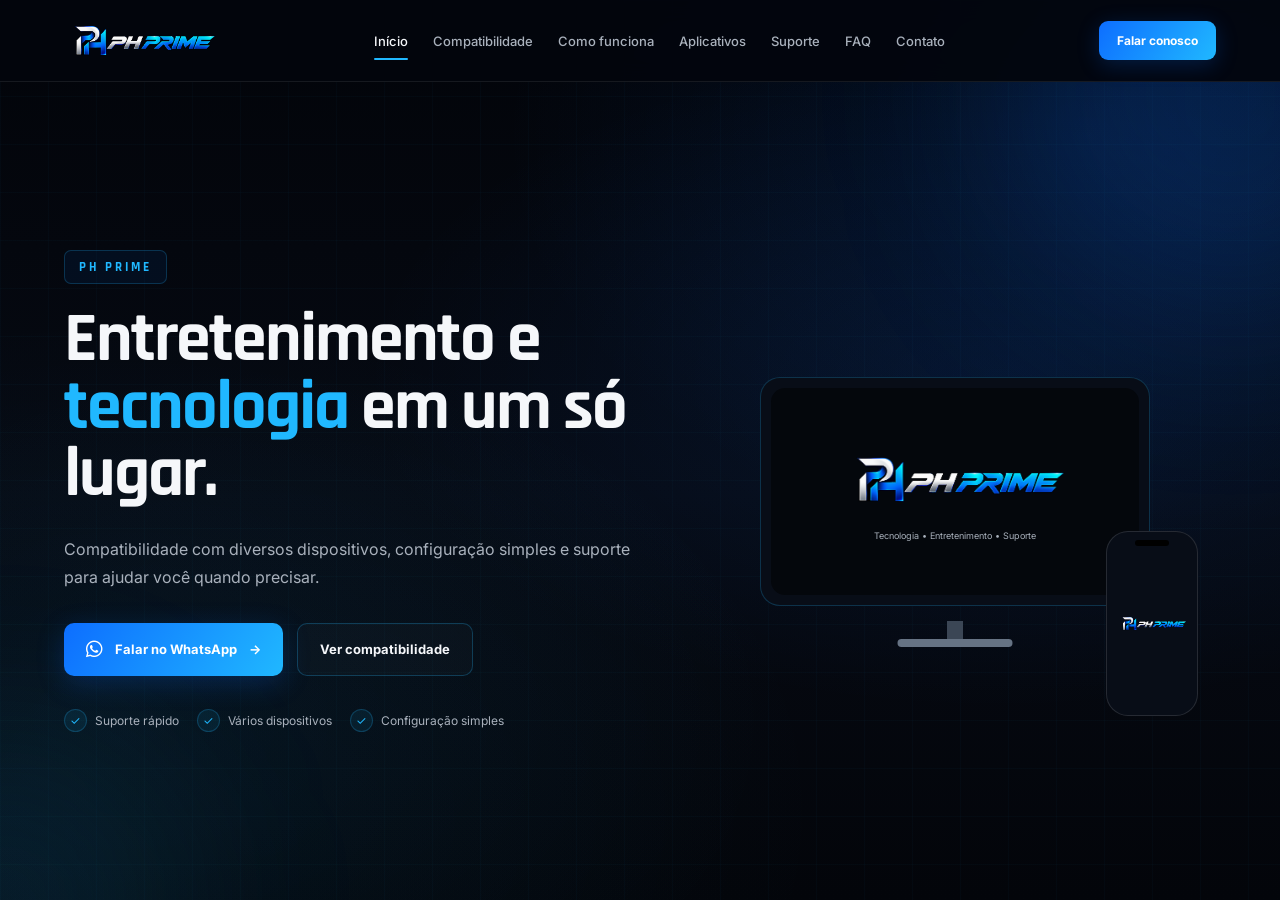
<file: index.html>
<!DOCTYPE html>
<html lang="pt-BR">

<head>
    <meta charset="UTF-8">

    <meta
        name="viewport"
        content="width=device-width, initial-scale=1.0"
    >

    <!-- AJUSTES IPHONE / SAFARI -->
    <meta
        name="theme-color"
        content="#020409"
    >

    <meta
        name="apple-mobile-web-app-capable"
        content="yes"
    >

    <meta
        name="apple-mobile-web-app-status-bar-style"
        content="black-translucent"
    >

    <meta
        name="description"
        content="PH Prime - Tecnologia, entretenimento e suporte em um só lugar."
    >

    <title>PH Prime</title>


    <!-- FONTES -->

    <link
        rel="preconnect"
        href="https://fonts.googleapis.com"
    >

    <link
        rel="preconnect"
        href="https://fonts.gstatic.com"
        crossorigin
    >

    <link
        href="https://fonts.googleapis.com/css2?family=Inter:wght@400;500;600;700&family=Rajdhani:wght@500;600;700&display=swap"
        rel="stylesheet"
    >


    <!-- ÍCONES -->

    <link
        rel="stylesheet"
        href="https://cdnjs.cloudflare.com/ajax/libs/font-awesome/6.5.2/css/all.min.css"
    >


    <!-- CSS -->

    <link
        rel="stylesheet"
        href="css/style.css"
    >

    <link
    rel="icon"
    type="image/png"
    href="assets/logo/ph-prime-quadrada.png"
>

<link
    rel="apple-touch-icon"
    href="assets/logo/ph-prime-quadrada.png"
>
</head>


<body>


    <!-- =========================
         CABEÇALHO
    ========================== -->

    <header class="header">

        <div class="container header-container">


            <a
                href="index.html"
                class="logo"
                aria-label="Página inicial PH Prime"
            >

                <img
                    src="assets/logo/logo-ph-prime.png"
                    alt="PH Prime"
                    class="logo-img"
                >

            </a>


            <nav
                class="nav"
                id="nav"
            >

                <a
                    href="index.html"
                    class="nav-link ativo"
                >
                    Início
                </a>


                <a
                    href="compatibilidade.html"
                    class="nav-link"
                >
                    Compatibilidade
                </a>


                <a
                    href="como-funciona.html"
                    class="nav-link"
                >
                    Como funciona
                </a>


                <a
                    href="aplicativos.html"
                    class="nav-link"
                >
                    Aplicativos
                </a>


                <a
                    href="suporte.html"
                    class="nav-link"
                >
                    Suporte
                </a>


                <a
                    href="faq.html"
                    class="nav-link"
                >
                    FAQ
                </a>
               
                <a
    href="contato.html"
    class="nav-link"
>
    Contato
</a>

            </nav>


            <a
                href="contato.html"
                class="btn-header"
            >
                Falar conosco
            </a>


            <button
                class="menu-mobile"
                id="menu-mobile"
                aria-label="Abrir menu"
                aria-expanded="false"
            >

                <span></span>
                <span></span>
                <span></span>

            </button>

        </div>

    </header>



    <main>


        <!-- =========================
             HERO
        ========================== -->

        <section class="hero">

            <div class="hero-luz hero-luz-1"></div>
            <div class="hero-luz hero-luz-2"></div>


            <div class="container hero-container">


                <!-- CONTEÚDO -->

                <div class="hero-conteudo">


                    <span class="hero-tag">
                        PH PRIME
                    </span>


                    <h1>
                        Entretenimento e
                        <span>tecnologia</span>
                        em um só lugar.
                    </h1>


                    <p class="hero-descricao">

                        Compatibilidade com diversos dispositivos,
                        configuração simples e suporte para ajudar
                        você quando precisar.

                    </p>



                    <!-- BOTÕES -->

                    <div class="hero-botoes">


                        <a
                            href="contato.html"
                            class="btn btn-principal"
                        >

                            <i
                                class="fa-brands fa-whatsapp whatsapp-icon"
                                aria-hidden="true"
                            ></i>

                            <span>
                                Falar no WhatsApp
                            </span>

                            <span
                                class="seta"
                                aria-hidden="true"
                            >
                                →
                            </span>

                        </a>



                        <a
                            href="compatibilidade.html"
                            class="btn btn-secundario"
                        >

                            Ver compatibilidade

                        </a>


                    </div>



                    <!-- DIFERENCIAIS -->

                    <div class="hero-diferenciais">


                        <div class="diferencial">

                            <span class="diferencial-icone">
                                ✓
                            </span>

                            <span>
                                Suporte rápido
                            </span>

                        </div>



                        <div class="diferencial">

                            <span class="diferencial-icone">
                                ✓
                            </span>

                            <span>
                                Vários dispositivos
                            </span>

                        </div>



                        <div class="diferencial">

                            <span class="diferencial-icone">
                                ✓
                            </span>

                            <span>
                                Configuração simples
                            </span>

                        </div>


                    </div>

                </div>



                <!-- =========================
                     TV + CELULAR
                ========================== -->

                <div class="hero-visual">


                    <div class="device-showcase">


                        <div class="device-tv">


                            <div class="device-tv-screen">

                                <img
                                    src="assets/logo/logo-ph-prime.png"
                                    alt="PH Prime"
                                >

                                <span>
                                    Tecnologia • Entretenimento • Suporte
                                </span>

                            </div>


                            <div class="tv-base"></div>


                        </div>



                        <div class="device-phone">


                            <div class="phone-camera"></div>


                            <img
                                src="assets/logo/logo-ph-prime.png"
                                alt="PH Prime"
                            >


                        </div>


                        <div class="circulo circulo-1"></div>

                        <div class="circulo circulo-2"></div>


                    </div>


                </div>


            </div>

        </section>


    </main>



    <script src="js/script.js"></script>


</body>

</html>
</file>
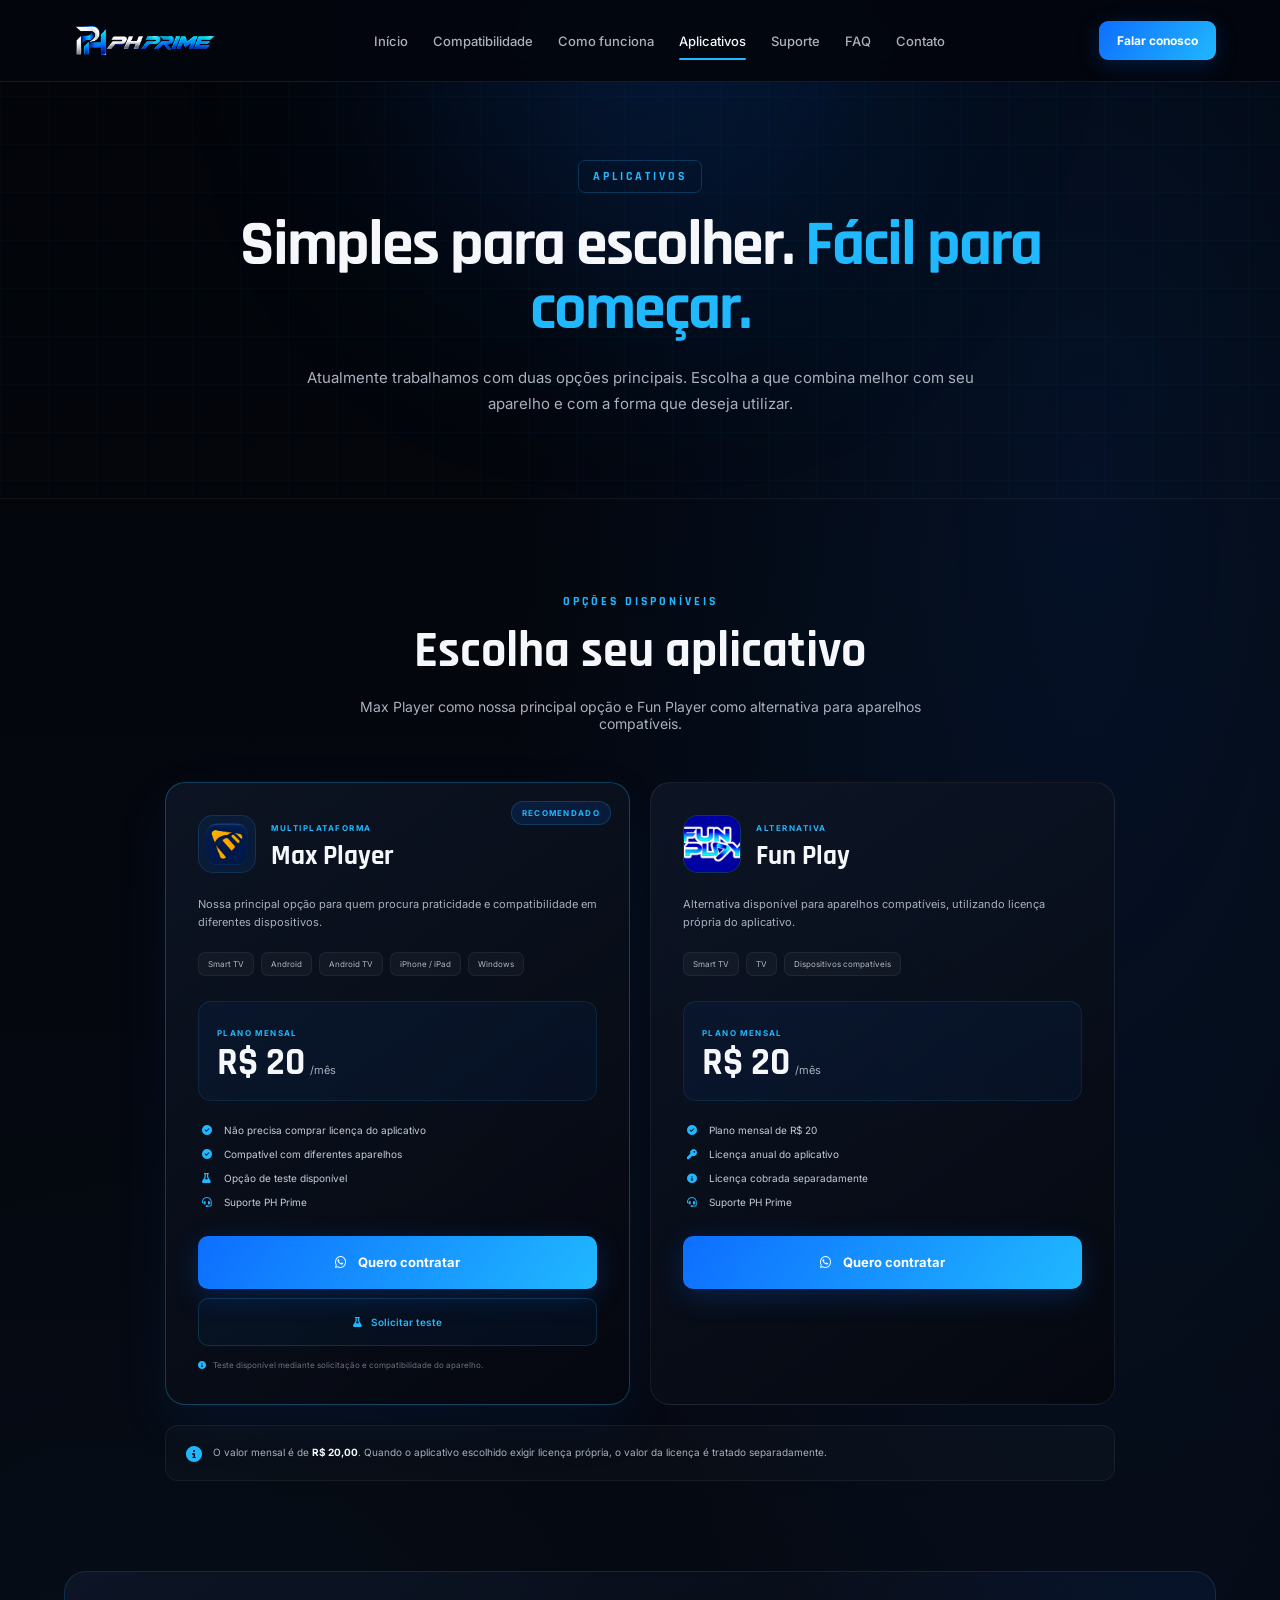
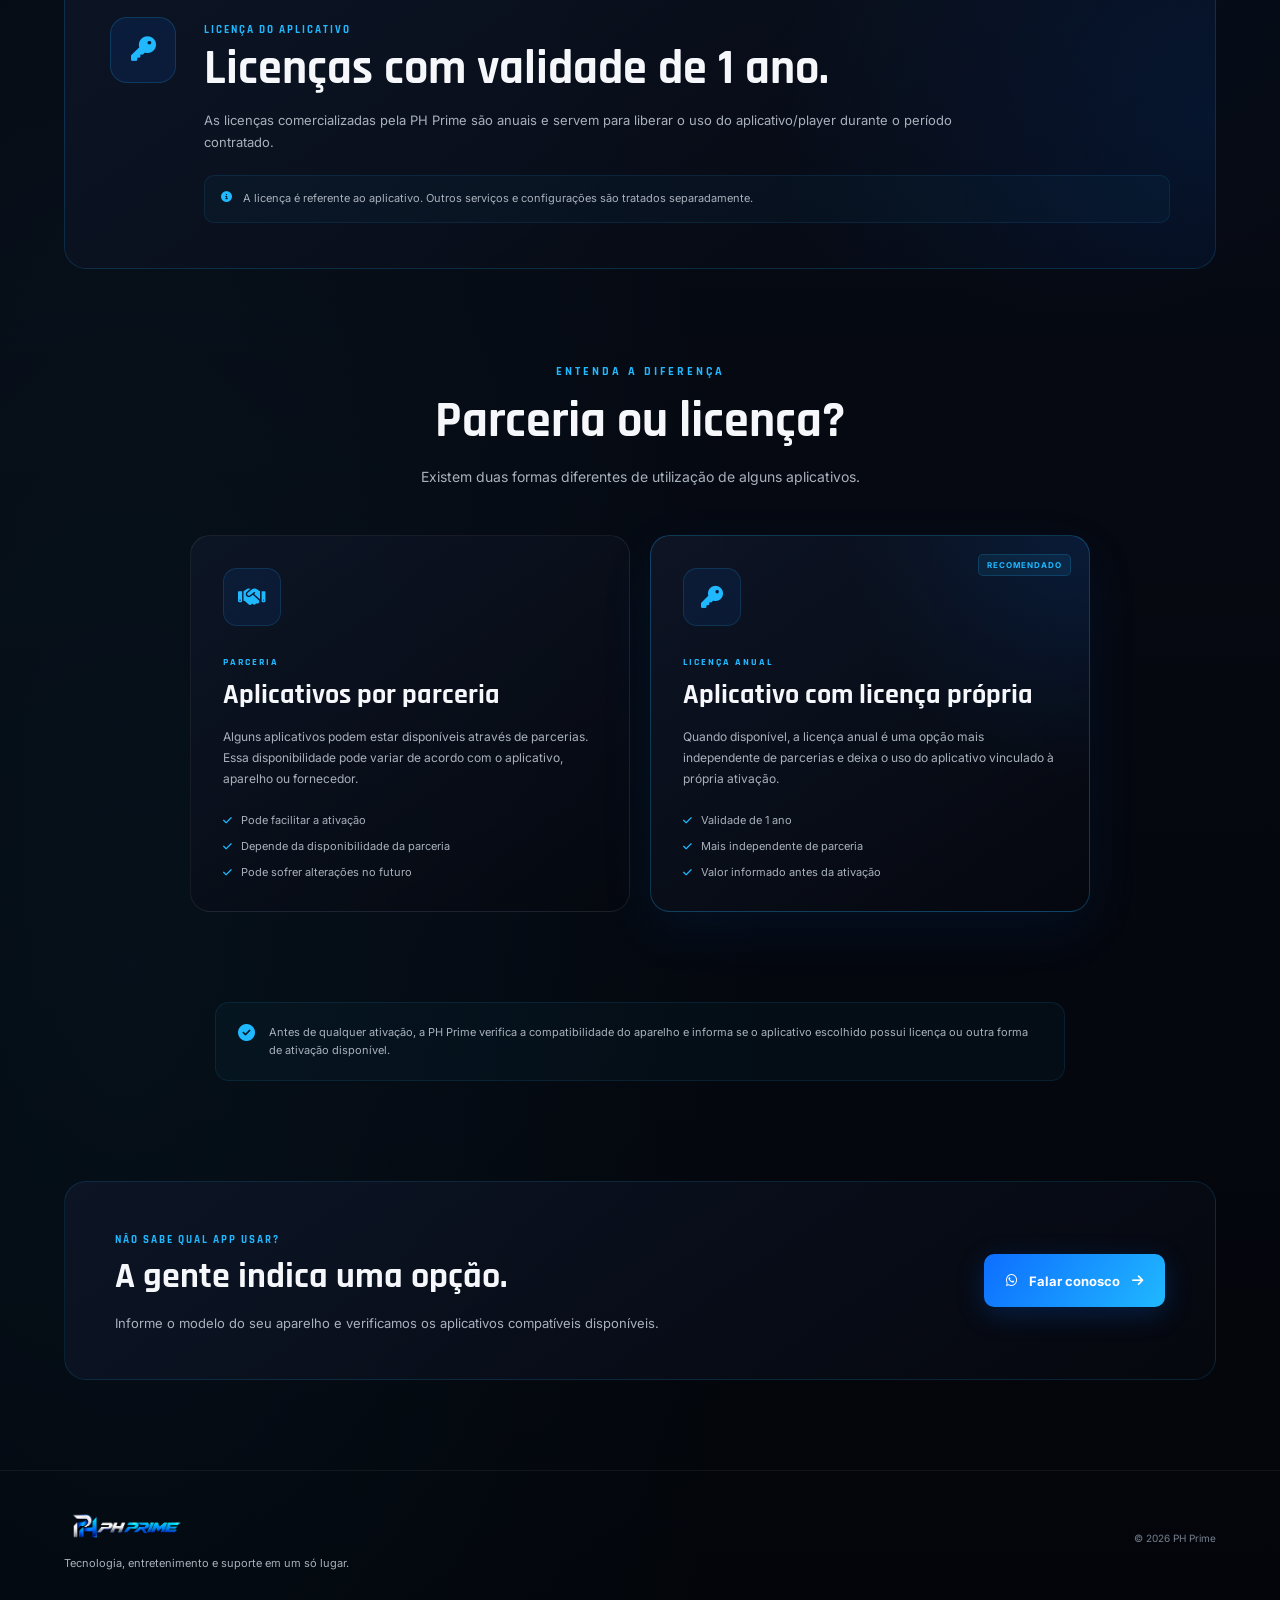
<file: aplicativos.html>
<!DOCTYPE html>
<html lang="pt-BR">

<head>

    <meta charset="UTF-8">

    <meta
        name="viewport"
        content="width=device-width, initial-scale=1.0"
    >

    <meta
        name="theme-color"
        content="#020409"
    >

    <meta
        name="apple-mobile-web-app-capable"
        content="yes"
    >

    <meta
        name="apple-mobile-web-app-status-bar-style"
        content="black-translucent"
    >

    <meta
        name="description"
        content="Conheça os aplicativos disponíveis, valores, testes, licenças e suporte da PH Prime."
    >

    <title>Aplicativos | PH Prime</title>


    <!-- FONTES -->

    <link
        rel="preconnect"
        href="https://fonts.googleapis.com"
    >

    <link
        rel="preconnect"
        href="https://fonts.gstatic.com"
        crossorigin
    >

    <link
        href="https://fonts.googleapis.com/css2?family=Inter:wght@400;500;600;700&family=Rajdhani:wght@500;600;700&display=swap"
        rel="stylesheet"
    >


    <!-- ÍCONES -->

    <link
        rel="stylesheet"
        href="https://cdnjs.cloudflare.com/ajax/libs/font-awesome/6.5.2/css/all.min.css"
    >


    <!-- CSS -->

    <link
        rel="stylesheet"
        href="css/style.css"
    >


    <!-- FAVICON -->

    <link
        rel="icon"
        type="image/png"
        href="assets/logo/ph-prime-quadrada.png"
    >

    <link
        rel="apple-touch-icon"
        href="assets/logo/ph-prime-quadrada.png"
    >

</head>


<body>


    <!-- =========================
         HEADER
    ========================== -->

    <header class="header">

        <div class="container header-container">


            <a
                href="index.html"
                class="logo"
                aria-label="Página inicial PH Prime"
            >

                <img
                    src="assets/logo/logo-ph-prime.png"
                    alt="PH Prime"
                    class="logo-img"
                >

            </a>


            <nav
                class="nav"
                id="nav"
            >

                <a
                    href="index.html"
                    class="nav-link"
                >
                    Início
                </a>


                <a
                    href="compatibilidade.html"
                    class="nav-link"
                >
                    Compatibilidade
                </a>


                <a
                    href="como-funciona.html"
                    class="nav-link"
                >
                    Como funciona
                </a>


                <a
                    href="aplicativos.html"
                    class="nav-link ativo"
                >
                    Aplicativos
                </a>


                <a
                    href="suporte.html"
                    class="nav-link"
                >
                    Suporte
                </a>


                <a
                    href="faq.html"
                    class="nav-link"
                >
                    FAQ
                </a>


                <a
                    href="contato.html"
                    class="nav-link"
                >
                    Contato
                </a>

            </nav>


            <a
                href="contato.html"
                class="btn-header"
            >
                Falar conosco
            </a>


            <button
                class="menu-mobile"
                id="menu-mobile"
                aria-label="Abrir menu"
                aria-expanded="false"
            >

                <span></span>
                <span></span>
                <span></span>

            </button>


        </div>

    </header>



    <main>


        <!-- =========================
             HERO
        ========================== -->

        <section class="page-hero">

            <div class="page-glow"></div>


            <div class="container page-hero-container">


                <span class="page-tag">
                    APLICATIVOS
                </span>


                <h1>
                    Simples para escolher.
                    <span>Fácil para começar.</span>
                </h1>


                <p>
                    Atualmente trabalhamos com duas opções principais.
                    Escolha a que combina melhor com seu aparelho
                    e com a forma que deseja utilizar.
                </p>


            </div>

        </section>



        <!-- =========================
             APLICATIVOS
        ========================== -->

        <section class="apps-section">

            <div class="container">


                <div class="section-heading">

                    <span>
                        OPÇÕES DISPONÍVEIS
                    </span>


                    <h2>
                        Escolha seu aplicativo
                    </h2>


                    <p>
                        Max Player como nossa principal opção
                        e Fun Player como alternativa para
                        aparelhos compatíveis.
                    </p>

                </div>



                <div class="apps-principais-grid">


                    <!-- =========================
                         MAX PLAYER
                    ========================== -->

                    <article
                        class="app-principal-card app-principal-destaque"
                    >


                        <div class="app-principal-badge">
                            RECOMENDADO
                        </div>


                        <div class="app-principal-top">


                           <div class="app-principal-icon app-logo-oficial">

    <img
        src="assets/imagens/max-player.png"
        alt="Max Player"
    >

</div>


                            <div>

                                <span class="app-principal-tag">
                                    MULTIPLATAFORMA
                                </span>


                                <h3>
                                    Max Player
                                </h3>

                            </div>


                        </div>



                        <p class="app-principal-descricao">

                            Nossa principal opção para quem
                            procura praticidade e compatibilidade
                            em diferentes dispositivos.

                        </p>



                        <div class="app-principal-plataformas">

                            <span>
                                Smart TV
                            </span>

                            <span>
                                Android
                            </span>

                            <span>
                                Android TV
                            </span>

                            <span>
                                iPhone / iPad
                            </span>

                            <span>
                                Windows
                            </span>

                        </div>



                        <div class="app-principal-preco">

                            <span>
                                PLANO MENSAL
                            </span>


                            <div>

                                <strong>
                                    R$ 20
                                </strong>

                                <small>
                                    /mês
                                </small>

                            </div>

                        </div>



                        <div class="app-principal-beneficios">


                            <div>

                                <i class="fa-solid fa-circle-check"></i>

                                <span>
                                     Não precisa comprar licença do aplicativo
                                </span>

                            </div>


                            <div>

                                <i class="fa-solid fa-circle-check"></i>

                                <span>
                                    Compatível com diferentes aparelhos
                                </span>

                            </div>


                            <div>

                                <i class="fa-solid fa-flask"></i>

                                <span>
                                    Opção de teste disponível
                                </span>

                            </div>


                            <div>

                                <i class="fa-solid fa-headset"></i>

                                <span>
                                    Suporte PH Prime
                                </span>

                            </div>


                        </div>



                        <div class="app-principal-acoes">


                            <a
                                href="contato.html?interesse=max-player"
                                class="btn btn-principal"
                            >

                                <i class="fa-brands fa-whatsapp"></i>

                                Quero contratar

                            </a>


                            <a
                                href="contato.html?interesse=teste-max-player"
                                class="btn-app-teste"
                            >

                                <i class="fa-solid fa-flask"></i>

                                Solicitar teste

                            </a>


                        </div>



                        <p class="app-teste-observacao">

                            <i class="fa-solid fa-circle-info"></i>

                            Teste disponível mediante solicitação
                            e compatibilidade do aparelho.

                        </p>


                    </article>



                    <!-- =========================
                         FUN PLAYER
                    ========================== -->

                    <article class="app-principal-card">


                        <div class="app-principal-top">

<div class="app-principal-icon app-logo-oficial">

    <img
        src="assets/imagens/fun-play.png"
        alt="Fun Play"
    >

</div>

                            <div>

                                <span class="app-principal-tag">
                                    ALTERNATIVA
                                </span>


                                <h3>
                                    Fun Play
                                </h3>

                            </div>


                        </div>



                        <p class="app-principal-descricao">

                            Alternativa disponível para aparelhos
                            compatíveis, utilizando licença própria
                            do aplicativo.

                        </p>



                        <div class="app-principal-plataformas">

                            <span>
                                Smart TV
                            </span>

                            <span>
                                TV
                            </span>

                            <span>
                                Dispositivos compatíveis
                            </span>

                        </div>



                        <div class="app-principal-preco">

                            <span>
                                PLANO MENSAL
                            </span>


                            <div>

                                <strong>
                                    R$ 20
                                </strong>

                                <small>
                                    /mês
                                </small>

                            </div>

                        </div>



                        <div class="app-principal-beneficios">


                            <div>

                                <i class="fa-solid fa-circle-check"></i>

                                <span>
                                    Plano mensal de R$ 20
                                </span>

                            </div>


                            <div>

                                <i class="fa-solid fa-key"></i>

                                <span>
                                    Licença anual do aplicativo
                                </span>

                            </div>


                            <div>

                                <i class="fa-solid fa-circle-info"></i>

                                <span>
                                    Licença cobrada separadamente
                                </span>

                            </div>


                            <div>

                                <i class="fa-solid fa-headset"></i>

                                <span>
                                    Suporte PH Prime
                                </span>

                            </div>


                        </div>



                        <div class="app-principal-acoes">


                            <a
                                href="contato.html?interesse=fun-player"
                                class="btn btn-principal"
                            >

                                <i class="fa-brands fa-whatsapp"></i>

                                Quero contratar

                            </a>


                        </div>


                    </article>


                </div>



                <!-- PREÇO -->

                <div class="apps-preco-aviso">

                    <i class="fa-solid fa-circle-info"></i>


                    <p>

                        O valor mensal é de
                        <strong>R$ 20,00</strong>.

                        Quando o aplicativo escolhido exigir
                        licença própria, o valor da licença
                        é tratado separadamente.

                    </p>

                </div>


            </div>

        </section>



        <!-- =========================
             LICENÇAS
        ========================== -->

        <section class="licencas-section">

            <div class="container">


                <div class="licenca-box">


                    <div class="licenca-icone">

                        <i class="fa-solid fa-key"></i>

                    </div>



                    <div class="licenca-conteudo">


                        <span class="licenca-tag">
                            LICENÇA DO APLICATIVO
                        </span>


                        <h2>
                            Licenças com validade de 1 ano.
                        </h2>


                        <p>

                            As licenças comercializadas pela PH Prime
                            são anuais e servem para liberar o uso do
                            aplicativo/player durante o período contratado.

                        </p>


                        <div class="licenca-aviso">

                            <i class="fa-solid fa-circle-info"></i>


                            <span>

                                A licença é referente ao aplicativo.
                                Outros serviços e configurações
                                são tratados separadamente.

                            </span>

                        </div>


                    </div>


                </div>


            </div>

        </section>



        <!-- =========================
             PARCERIA X LICENÇA
        ========================== -->

        <section class="parceria-section">

            <div class="container">


                <div class="section-heading">

                    <span>
                        ENTENDA A DIFERENÇA
                    </span>


                    <h2>
                        Parceria ou licença?
                    </h2>


                    <p>
                        Existem duas formas diferentes de utilização
                        de alguns aplicativos.
                    </p>

                </div>



                <div class="parceria-grid">


                    <!-- PARCERIA -->

                    <article class="parceria-card">


                        <div class="parceria-icon">

                            <i class="fa-solid fa-handshake"></i>

                        </div>


                        <span class="parceria-label">
                            PARCERIA
                        </span>


                        <h3>
                            Aplicativos por parceria
                        </h3>


                        <p>

                            Alguns aplicativos podem estar disponíveis
                            através de parcerias. Essa disponibilidade
                            pode variar de acordo com o aplicativo,
                            aparelho ou fornecedor.

                        </p>


                        <ul>

                            <li>

                                <i class="fa-solid fa-check"></i>

                                Pode facilitar a ativação

                            </li>


                            <li>

                                <i class="fa-solid fa-check"></i>

                                Depende da disponibilidade da parceria

                            </li>


                            <li>

                                <i class="fa-solid fa-check"></i>

                                Pode sofrer alterações no futuro

                            </li>

                        </ul>


                    </article>



                    <!-- LICENÇA -->

                    <article
                        class="parceria-card parceria-card-principal"
                    >


                        <div class="parceria-recomendado">
                            RECOMENDADO
                        </div>


                        <div class="parceria-icon">

                            <i class="fa-solid fa-key"></i>

                        </div>


                        <span class="parceria-label">
                            LICENÇA ANUAL
                        </span>


                        <h3>
                            Aplicativo com licença própria
                        </h3>


                        <p>

                            Quando disponível, a licença anual
                            é uma opção mais independente de parcerias
                            e deixa o uso do aplicativo vinculado
                            à própria ativação.

                        </p>


                        <ul>

                            <li>

                                <i class="fa-solid fa-check"></i>

                                Validade de 1 ano

                            </li>


                            <li>

                                <i class="fa-solid fa-check"></i>

                                Mais independente de parceria

                            </li>


                            <li>

                                <i class="fa-solid fa-check"></i>

                                Valor informado antes da ativação

                            </li>

                        </ul>


                    </article>


                </div>


            </div>

        </section>



        <!-- =========================
             AVISO
        ========================== -->

        <section class="apps-aviso-section">

            <div class="container">


                <div class="apps-aviso">


                    <div>

                        <i class="fa-solid fa-circle-check"></i>

                    </div>


                    <p>

                        Antes de qualquer ativação, a PH Prime verifica
                        a compatibilidade do aparelho e informa se o
                        aplicativo escolhido possui licença ou outra
                        forma de ativação disponível.

                    </p>


                </div>


            </div>

        </section>



        <!-- =========================
             CTA
        ========================== -->

        <section class="compatibilidade-cta">

            <div class="container">


                <div class="cta-box">


                    <div class="cta-conteudo">


                        <span>
                            NÃO SABE QUAL APP USAR?
                        </span>


                        <h2>
                            A gente indica uma opção.
                        </h2>


                        <p>

                            Informe o modelo do seu aparelho
                            e verificamos os aplicativos
                            compatíveis disponíveis.

                        </p>


                    </div>



                    <a
                        href="contato.html"
                        class="btn btn-principal cta-btn"
                    >

                        <i class="fa-brands fa-whatsapp"></i>

                        Falar conosco

                        <i class="fa-solid fa-arrow-right"></i>

                    </a>


                </div>


            </div>

        </section>


    </main>



    <!-- =========================
         FOOTER
    ========================== -->

    <footer class="footer">

        <div class="container footer-container">


            <div class="footer-logo">

                <img
                    src="assets/logo/logo-ph-prime.png"
                    alt="PH Prime"
                >


                <p>

                    Tecnologia, entretenimento e suporte
                    em um só lugar.

                </p>

            </div>


            <div class="footer-copy">

                <span>
                    © 2026 PH Prime
                </span>

            </div>


        </div>

    </footer>



    <script src="js/script.js"></script>


</body>

</html>
</file>
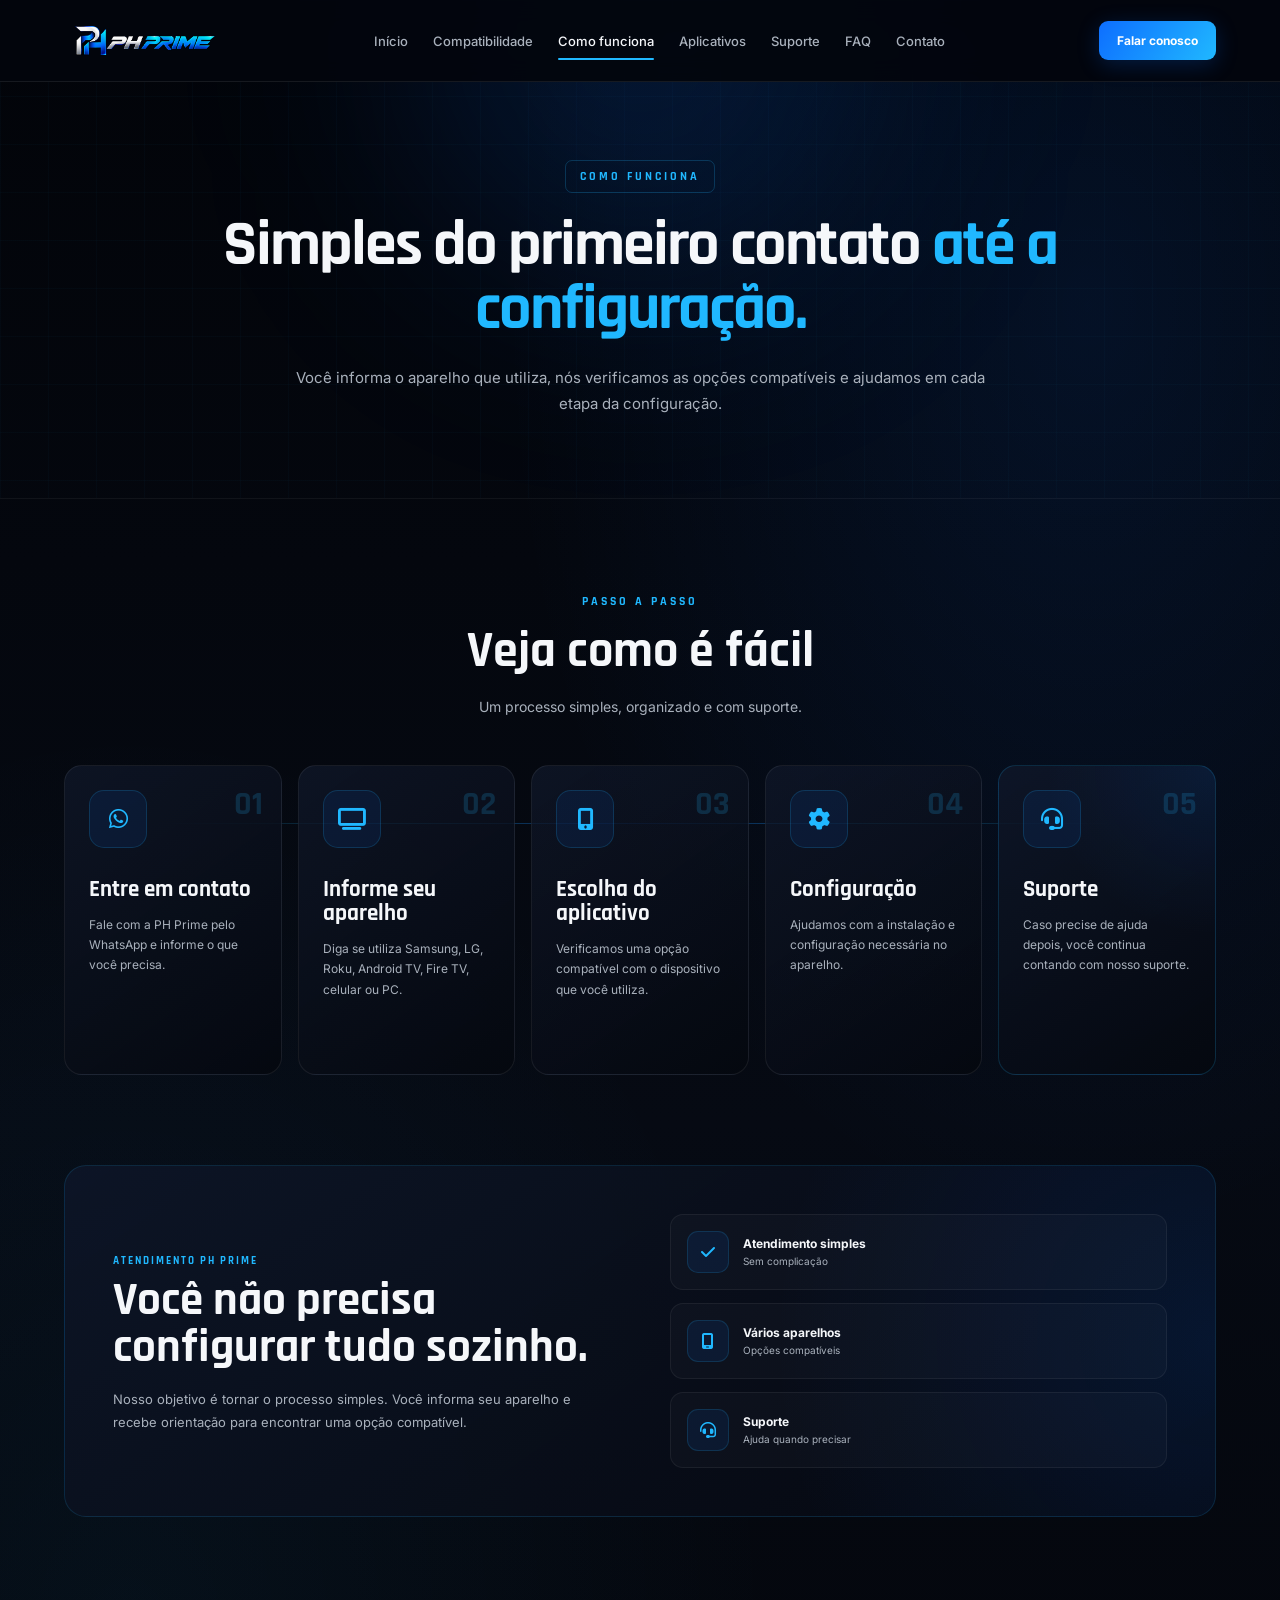
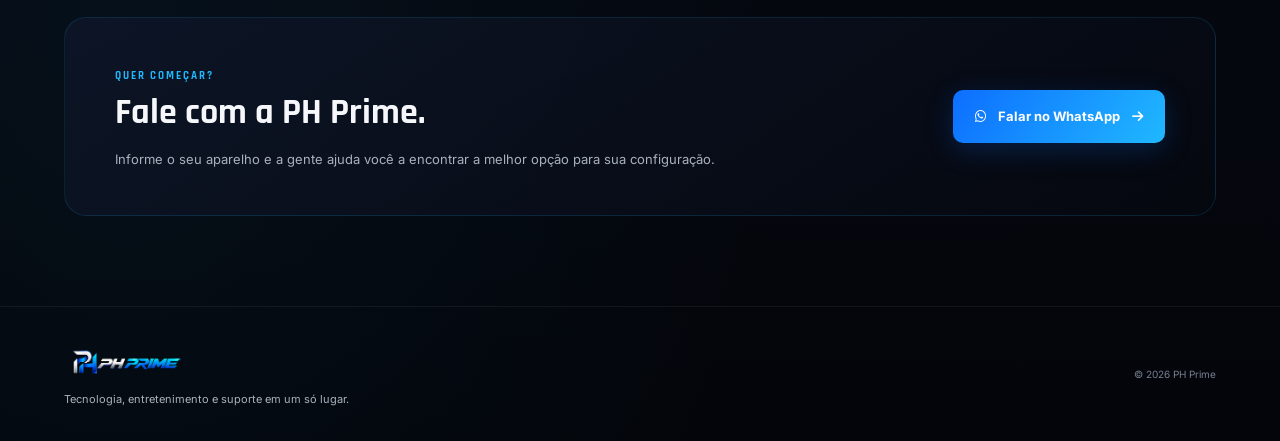
<file: como-funciona.html>
<!DOCTYPE html>
<html lang="pt-BR">

<head>
    <meta charset="UTF-8">

    <meta
        name="viewport"
        content="width=device-width, initial-scale=1.0"
    >

    <meta
        name="description"
        content="Veja como funciona o atendimento e a configuração da PH Prime."
    >

    <title>Como funciona | PH Prime</title>


    <!-- FONTES -->

    <link
        rel="preconnect"
        href="https://fonts.googleapis.com"
    >

    <link
        rel="preconnect"
        href="https://fonts.gstatic.com"
        crossorigin
    >

    <link
        href="https://fonts.googleapis.com/css2?family=Inter:wght@400;500;600;700&family=Rajdhani:wght@500;600;700&display=swap"
        rel="stylesheet"
    >


    <!-- ÍCONES -->

    <link
        rel="stylesheet"
        href="https://cdnjs.cloudflare.com/ajax/libs/font-awesome/6.5.2/css/all.min.css"
    >


    <!-- CSS -->

    <link
        rel="stylesheet"
        href="css/style.css"
    >

    <link
    rel="icon"
    type="image/png"
    href="assets/logo/ph-prime-quadrada.png"
>

<link
    rel="apple-touch-icon"
    href="assets/logo/ph-prime-quadrada.png"
>
</head>


<body>


    <!-- =========================
         CABEÇALHO
    ========================== -->

    <header class="header">

        <div class="container header-container">


            <a
                href="index.html"
                class="logo"
                aria-label="Página inicial PH Prime"
            >

                <img
                    src="assets/logo/logo-ph-prime.png"
                    alt="PH Prime"
                    class="logo-img"
                >

            </a>


            <nav
                class="nav"
                id="nav"
            >

                <a
                    href="index.html"
                    class="nav-link"
                >
                    Início
                </a>


                <a
                    href="compatibilidade.html"
                    class="nav-link"
                >
                    Compatibilidade
                </a>


                <a
                    href="como-funciona.html"
                    class="nav-link ativo"
                >
                    Como funciona
                </a>


                <a
                    href="aplicativos.html"
                    class="nav-link"
                >
                    Aplicativos
                </a>


                <a
                    href="suporte.html"
                    class="nav-link"
                >
                    Suporte
                </a>


                <a
                    href="faq.html"
                    class="nav-link"
                >
                    FAQ
                </a>
<a
    href="contato.html"
    class="nav-link"
>
    Contato
</a>
            </nav>


            <a
                href="contato.html"
                class="btn-header"
            >
                Falar conosco
            </a>


            <button
                class="menu-mobile"
                id="menu-mobile"
                aria-label="Abrir menu"
                aria-expanded="false"
            >

                <span></span>
                <span></span>
                <span></span>

            </button>

        </div>

    </header>



    <main>


        <!-- =========================
             TOPO DA PÁGINA
        ========================== -->

        <section class="page-hero">

            <div class="page-glow"></div>


            <div class="container page-hero-container">

                <span class="page-tag">
                    COMO FUNCIONA
                </span>


                <h1>
                    Simples do primeiro contato
                    <span>até a configuração.</span>
                </h1>


                <p>
                    Você informa o aparelho que utiliza,
                    nós verificamos as opções compatíveis
                    e ajudamos em cada etapa da configuração.
                </p>

            </div>

        </section>



        <!-- =========================
             PASSO A PASSO
        ========================== -->

        <section class="processo-section">

            <div class="container">


                <div class="section-heading">

                    <span>
                        PASSO A PASSO
                    </span>


                    <h2>
                        Veja como é fácil
                    </h2>


                    <p>
                        Um processo simples, organizado e com suporte.
                    </p>

                </div>



                <div class="processo-grid">


                    <!-- PASSO 1 -->

                    <article class="processo-card">

                        <div class="processo-numero">
                            01
                        </div>


                        <div class="processo-icone">
                            <i class="fa-brands fa-whatsapp"></i>
                        </div>


                        <h3>
                            Entre em contato
                        </h3>


                        <p>
                            Fale com a PH Prime pelo WhatsApp
                            e informe o que você precisa.
                        </p>

                    </article>



                    <!-- PASSO 2 -->

                    <article class="processo-card">

                        <div class="processo-numero">
                            02
                        </div>


                        <div class="processo-icone">
                            <i class="fa-solid fa-tv"></i>
                        </div>


                        <h3>
                            Informe seu aparelho
                        </h3>


                        <p>
                            Diga se utiliza Samsung, LG, Roku,
                            Android TV, Fire TV, celular ou PC.
                        </p>

                    </article>



                    <!-- PASSO 3 -->

                    <article class="processo-card">

                        <div class="processo-numero">
                            03
                        </div>


                        <div class="processo-icone">
                            <i class="fa-solid fa-mobile-screen-button"></i>
                        </div>


                        <h3>
                            Escolha do aplicativo
                        </h3>


                        <p>
                            Verificamos uma opção compatível
                            com o dispositivo que você utiliza.
                        </p>

                    </article>



                    <!-- PASSO 4 -->

                    <article class="processo-card">

                        <div class="processo-numero">
                            04
                        </div>


                        <div class="processo-icone">
                            <i class="fa-solid fa-gear"></i>
                        </div>


                        <h3>
                            Configuração
                        </h3>


                        <p>
                            Ajudamos com a instalação e
                            configuração necessária no aparelho.
                        </p>

                    </article>



                    <!-- PASSO 5 -->

                    <article class="processo-card processo-card-final">

                        <div class="processo-numero">
                            05
                        </div>


                        <div class="processo-icone">
                            <i class="fa-solid fa-headset"></i>
                        </div>


                        <h3>
                            Suporte
                        </h3>


                        <p>
                            Caso precise de ajuda depois,
                            você continua contando com nosso suporte.
                        </p>

                    </article>


                </div>

            </div>

        </section>



        <!-- =========================
             VANTAGENS DO PROCESSO
        ========================== -->

        <section class="processo-info-section">

            <div class="container">

                <div class="processo-info-box">


                    <div class="processo-info-texto">

                        <span class="processo-info-tag">
                            ATENDIMENTO PH PRIME
                        </span>


                        <h2>
                            Você não precisa configurar tudo sozinho.
                        </h2>


                        <p>
                            Nosso objetivo é tornar o processo simples.
                            Você informa seu aparelho e recebe orientação
                            para encontrar uma opção compatível.
                        </p>

                    </div>



                    <div class="processo-beneficios">


                        <div class="processo-beneficio">

                            <div class="processo-beneficio-icon">
                                <i class="fa-solid fa-check"></i>
                            </div>


                            <div>

                                <strong>
                                    Atendimento simples
                                </strong>

                                <span>
                                    Sem complicação
                                </span>

                            </div>

                        </div>



                        <div class="processo-beneficio">

                            <div class="processo-beneficio-icon">
                                <i class="fa-solid fa-mobile-screen"></i>
                            </div>


                            <div>

                                <strong>
                                    Vários aparelhos
                                </strong>

                                <span>
                                    Opções compatíveis
                                </span>

                            </div>

                        </div>



                        <div class="processo-beneficio">

                            <div class="processo-beneficio-icon">
                                <i class="fa-solid fa-headset"></i>
                            </div>


                            <div>

                                <strong>
                                    Suporte
                                </strong>

                                <span>
                                    Ajuda quando precisar
                                </span>

                            </div>

                        </div>


                    </div>

                </div>

            </div>

        </section>



        <!-- =========================
             CTA
        ========================== -->

        <section class="compatibilidade-cta">

            <div class="container">

                <div class="cta-box">


                    <div class="cta-conteudo">

                        <span>
                            QUER COMEÇAR?
                        </span>


                        <h2>
                            Fale com a PH Prime.
                        </h2>


                        <p>
                            Informe o seu aparelho e a gente
                            ajuda você a encontrar a melhor
                            opção para sua configuração.
                        </p>

                    </div>


                    <a
                        href="contato.html"
                        class="btn btn-principal cta-btn"
                    >

                        <i class="fa-brands fa-whatsapp"></i>

                        Falar no WhatsApp

                        <i class="fa-solid fa-arrow-right"></i>

                    </a>

                </div>

            </div>

        </section>


    </main>



    <!-- =========================
         RODAPÉ
    ========================== -->

    <footer class="footer">

        <div class="container footer-container">


            <div class="footer-logo">

                <img
                    src="assets/logo/logo-ph-prime.png"
                    alt="PH Prime"
                >


                <p>
                    Tecnologia, entretenimento e suporte
                    em um só lugar.
                </p>

            </div>


            <div class="footer-copy">

                <span>
                    © 2026 PH Prime
                </span>

            </div>


        </div>

    </footer>


    <script src="js/script.js"></script>

</body>

</html>
</file>
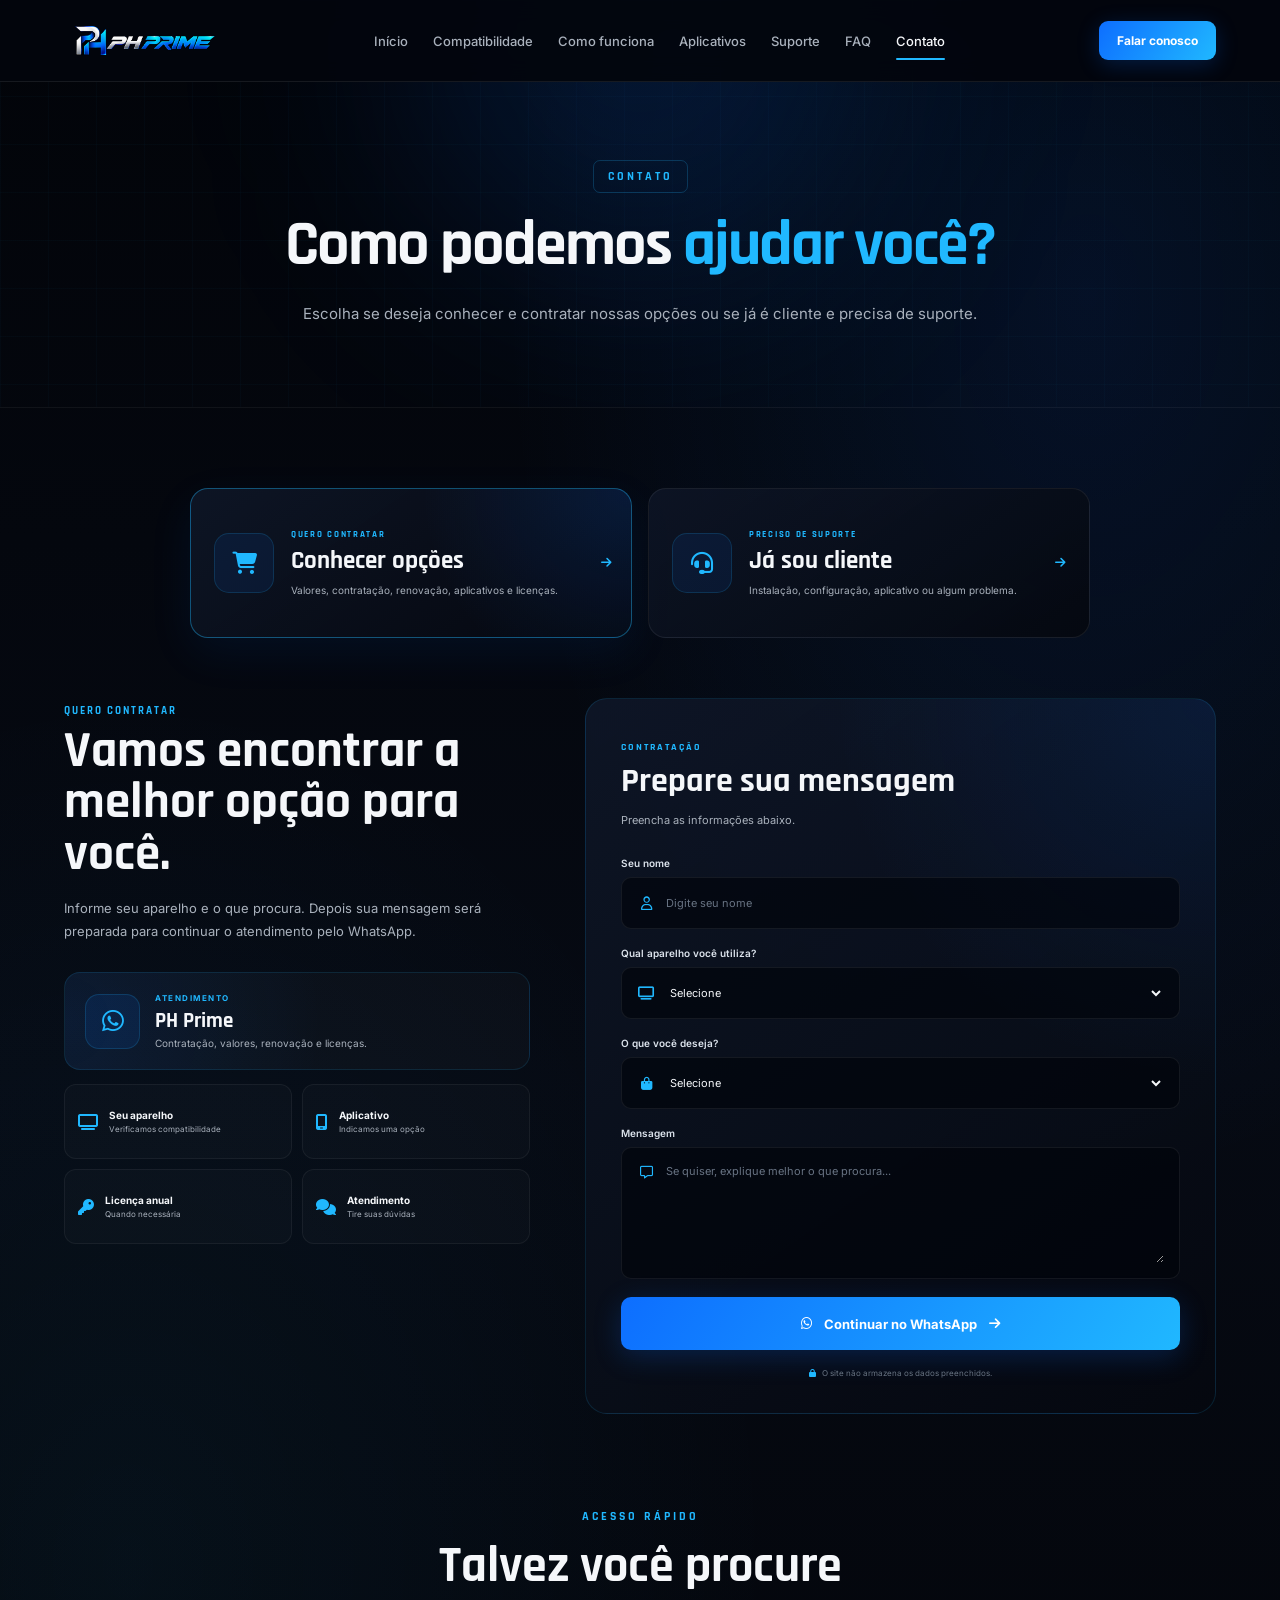
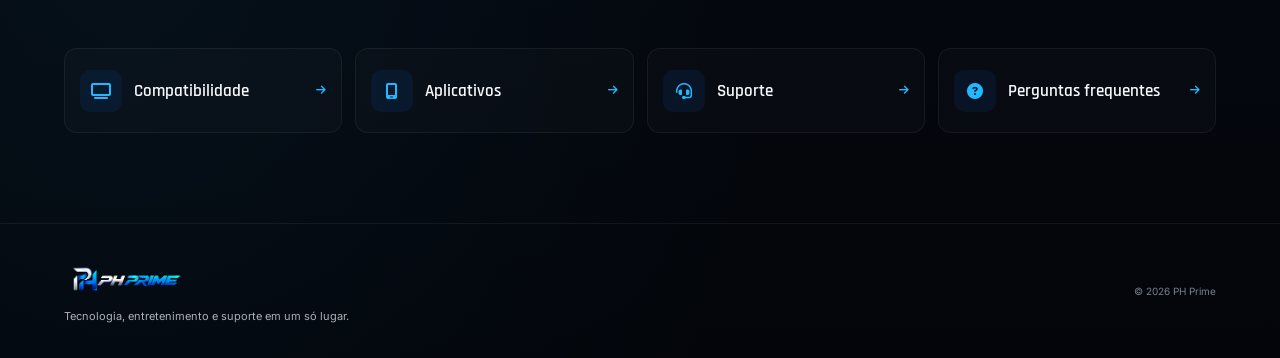
<file: contato.html>
<!DOCTYPE html>
<html lang="pt-BR">

<head>
    <meta charset="UTF-8">

    <meta
        name="viewport"
        content="width=device-width, initial-scale=1.0"
    >

    <meta name="theme-color" content="#020409">

    <meta
        name="apple-mobile-web-app-capable"
        content="yes"
    >

    <meta
        name="apple-mobile-web-app-status-bar-style"
        content="black-translucent"
    >

    <meta
        name="description"
        content="Entre em contato com a PH Prime para contratação, informações ou suporte."
    >

    <title>Contato | PH Prime</title>


    <!-- FONTES -->

    <link
        rel="preconnect"
        href="https://fonts.googleapis.com"
    >

    <link
        rel="preconnect"
        href="https://fonts.gstatic.com"
        crossorigin
    >

    <link
        href="https://fonts.googleapis.com/css2?family=Inter:wght@400;500;600;700&family=Rajdhani:wght@500;600;700&display=swap"
        rel="stylesheet"
    >


    <!-- ÍCONES -->

    <link
        rel="stylesheet"
        href="https://cdnjs.cloudflare.com/ajax/libs/font-awesome/6.5.2/css/all.min.css"
    >


    <!-- CSS -->

    <link
        rel="stylesheet"
        href="css/style.css"
    >

    <link
    rel="icon"
    type="image/png"
    href="assets/logo/ph-prime-quadrada.png"
>

<link
    rel="apple-touch-icon"
    href="assets/logo/ph-prime-quadrada.png"
>
</head>


<body>


    <!-- =========================
         HEADER
    ========================== -->

    <header class="header">

        <div class="container header-container">


            <a
                href="index.html"
                class="logo"
                aria-label="Página inicial PH Prime"
            >

                <img
                    src="assets/logo/logo-ph-prime.png"
                    alt="PH Prime"
                    class="logo-img"
                >

            </a>


            <nav
                class="nav"
                id="nav"
            >

                <a
                    href="index.html"
                    class="nav-link"
                >
                    Início
                </a>


                <a
                    href="compatibilidade.html"
                    class="nav-link"
                >
                    Compatibilidade
                </a>


                <a
                    href="como-funciona.html"
                    class="nav-link"
                >
                    Como funciona
                </a>


                <a
                    href="aplicativos.html"
                    class="nav-link"
                >
                    Aplicativos
                </a>


                <a
                    href="suporte.html"
                    class="nav-link"
                >
                    Suporte
                </a>


                <a
                    href="faq.html"
                    class="nav-link"
                >
                    FAQ
                </a>


                <a
                    href="contato.html"
                    class="nav-link ativo"
                >
                    Contato
                </a>

            </nav>


            <a
                href="contato.html"
                class="btn-header"
            >
                Falar conosco
            </a>


            <button
                class="menu-mobile"
                id="menu-mobile"
                aria-label="Abrir menu"
                aria-expanded="false"
            >

                <span></span>
                <span></span>
                <span></span>

            </button>

        </div>

    </header>



    <main>


        <!-- =========================
             HERO
        ========================== -->

        <section class="page-hero">

            <div class="page-glow"></div>


            <div class="container page-hero-container">

                <span class="page-tag">
                    CONTATO
                </span>


                <h1>
                    Como podemos
                    <span>ajudar você?</span>
                </h1>


                <p>
                    Escolha se deseja conhecer e contratar
                    nossas opções ou se já é cliente
                    e precisa de suporte.
                </p>

            </div>

        </section>



        <!-- =========================
             ESCOLHA
        ========================== -->

        <section class="contato-section">

            <div class="container">


                <div class="contato-escolha">


                    <!-- COMPRAR -->

                    <button
                        type="button"
                        class="tipo-atendimento-btn ativo"
                        data-atendimento="comprar"
                        aria-pressed="true"
                    >

                        <div class="tipo-atendimento-icon">

                            <i class="fa-solid fa-cart-shopping"></i>

                        </div>


                        <div>

                            <span>
                                QUERO CONTRATAR
                            </span>


                            <strong>
                                Conhecer opções
                            </strong>


                            <p>
                                Valores, contratação, renovação,
                                aplicativos e licenças.
                            </p>

                        </div>


                        <i class="fa-solid fa-arrow-right tipo-seta"></i>

                    </button>



                    <!-- SUPORTE -->

                    <button
                        type="button"
                        class="tipo-atendimento-btn"
                        data-atendimento="suporte"
                        aria-pressed="false"
                    >

                        <div class="tipo-atendimento-icon">

                            <i class="fa-solid fa-headset"></i>

                        </div>


                        <div>

                            <span>
                                PRECISO DE SUPORTE
                            </span>


                            <strong>
                                Já sou cliente
                            </strong>


                            <p>
                                Instalação, configuração,
                                aplicativo ou algum problema.
                            </p>

                        </div>


                        <i class="fa-solid fa-arrow-right tipo-seta"></i>

                    </button>


                </div>



                <!-- =========================
                     FORMULÁRIO COMPRA
                ========================== -->

                <div
                    class="contato-fluxo ativo"
                    id="fluxo-comprar"
                >

                    <div class="contato-layout">


                        <!-- ESQUERDA -->

                        <div class="contato-info">


                            <span class="contato-tag">
                                QUERO CONTRATAR
                            </span>


                            <h2>
                                Vamos encontrar a melhor opção para você.
                            </h2>


                            <p class="contato-descricao">
                                Informe seu aparelho e o que procura.
                                Depois sua mensagem será preparada
                                para continuar o atendimento pelo WhatsApp.
                            </p>



                            <div class="contato-destaque">

                                <div class="contato-destaque-icon">

                                    <i class="fa-brands fa-whatsapp"></i>

                                </div>


                                <div>

                                    <span>
                                        ATENDIMENTO
                                    </span>


                                    <strong>
                                        PH Prime
                                    </strong>


                                    <p>
                                        Contratação, valores,
                                        renovação e licenças.
                                    </p>

                                </div>

                            </div>



                            <div class="contato-mini-grid">


                                <div class="contato-mini-card">

                                    <i class="fa-solid fa-tv"></i>

                                    <div>

                                        <strong>
                                            Seu aparelho
                                        </strong>

                                        <span>
                                            Verificamos compatibilidade
                                        </span>

                                    </div>

                                </div>



                                <div class="contato-mini-card">

                                    <i class="fa-solid fa-mobile-screen"></i>

                                    <div>

                                        <strong>
                                            Aplicativo
                                        </strong>

                                        <span>
                                            Indicamos uma opção
                                        </span>

                                    </div>

                                </div>



                                <div class="contato-mini-card">

                                    <i class="fa-solid fa-key"></i>

                                    <div>

                                        <strong>
                                            Licença anual
                                        </strong>

                                        <span>
                                            Quando necessária
                                        </span>

                                    </div>

                                </div>



                                <div class="contato-mini-card">

                                    <i class="fa-solid fa-comments"></i>

                                    <div>

                                        <strong>
                                            Atendimento
                                        </strong>

                                        <span>
                                            Tire suas dúvidas
                                        </span>

                                    </div>

                                </div>


                            </div>


                        </div>



                        <!-- DIREITA -->

                        <div class="contato-form-box">


                            <div class="contato-form-top">

                                <span>
                                    CONTRATAÇÃO
                                </span>


                                <h2>
                                    Prepare sua mensagem
                                </h2>


                                <p>
                                    Preencha as informações abaixo.
                                </p>

                            </div>



                            <form
                                class="contato-form"
                                id="form-comprar"
                            >


                                <!-- NOME -->

                                <div class="form-grupo">

                                    <label for="comprar-nome">
                                        Seu nome
                                    </label>


                                    <div class="form-campo">

                                        <i class="fa-regular fa-user"></i>

                                        <input
                                            type="text"
                                            id="comprar-nome"
                                            placeholder="Digite seu nome"
                                            required
                                        >

                                    </div>

                                </div>



                                <!-- APARELHO -->

                                <div class="form-grupo">

                                    <label for="comprar-aparelho">
                                        Qual aparelho você utiliza?
                                    </label>


                                    <div class="form-campo">

                                        <i class="fa-solid fa-tv"></i>


                                        <select
                                            id="comprar-aparelho"
                                            required
                                        >

                                            <option value="">
                                                Selecione
                                            </option>

                                            <option value="Samsung Smart TV">
                                                Samsung Smart TV
                                            </option>

                                            <option value="LG Smart TV">
                                                LG Smart TV
                                            </option>

                                            <option value="Roku">
                                                Roku
                                            </option>

                                            <option value="Android TV">
                                                Android TV
                                            </option>

                                            <option value="Fire TV">
                                                Fire TV
                                            </option>

                                            <option value="Celular ou Tablet Android">
                                                Celular / Tablet Android
                                            </option>

                                            <option value="iPhone ou iPad">
                                                iPhone / iPad
                                            </option>

                                            <option value="PC ou Notebook">
                                                PC / Notebook
                                            </option>

                                            <option value="Outro">
                                                Outro aparelho
                                            </option>

                                        </select>

                                    </div>

                                </div>



                                <!-- INTERESSE -->

                                <div class="form-grupo">

                                    <label for="comprar-interesse">
                                        O que você deseja?
                                    </label>


                                    <div class="form-campo">

                                        <i class="fa-solid fa-bag-shopping"></i>


                                        <select
                                            id="comprar-interesse"
                                            required
                                        >

                                            <option value="">
                                                Selecione
                                            </option>

                                            <option value="Quero contratar o Max Player">
                                                 Quero contratar o Max Player
                                            </option>

                                            <option value="Quero testar o Max Player">
                                                 Quero testar o Max Player
                                            </option>

                                            <option value="Quero contratar o Fun Play">
                                                 Quero contratar o Fun Play
                                            </option>

                                            <option value="Quero saber o valor da licença do Fun Play">
                                                 Quero saber o valor da licença do Fun Play
                                            </option>

                                            <option value="Quero renovar meu plano">
                                                Quero renovar meu plano
                                            </option>

                                            <option value="Preciso de ajuda para escolher um aplicativo">
                                                 Quero saber qual aplicativo usar
                                            </option>

                                            <option value=" Outro assunto">
                                                 Outro assunto
                                            </option>

                                        </select>

                                    </div>

                                </div>



                                <!-- MENSAGEM -->

                                <div class="form-grupo">

                                    <label for="comprar-mensagem">
                                        Mensagem
                                    </label>


                                    <div class="form-campo form-textarea">

                                        <i class="fa-regular fa-message"></i>


                                        <textarea
                                            id="comprar-mensagem"
                                            rows="5"
                                            placeholder="Se quiser, explique melhor o que procura..."
                                        ></textarea>

                                    </div>

                                </div>



                                <button
                                    type="submit"
                                    class="btn btn-principal contato-enviar"
                                >

                                    <i class="fa-brands fa-whatsapp"></i>

                                    Continuar no WhatsApp

                                    <i class="fa-solid fa-arrow-right"></i>

                                </button>


                                <span class="contato-observacao">

                                    <i class="fa-solid fa-lock"></i>

                                    O site não armazena os dados preenchidos.

                                </span>


                            </form>


                        </div>


                    </div>

                </div>



                <!-- =========================
                     FORMULÁRIO SUPORTE
                ========================== -->

                <div
                    class="contato-fluxo"
                    id="fluxo-suporte"
                >

                    <div class="contato-layout">


                        <!-- ESQUERDA -->

                        <div class="contato-info">


                            <span class="contato-tag">
                                SUPORTE
                            </span>


                            <h2>
                                Conte o que está acontecendo.
                            </h2>


                            <p class="contato-descricao">
                                Informe seu aparelho, aplicativo
                                e o problema encontrado para
                                facilitar o atendimento.
                            </p>



                            <div class="contato-destaque">

                                <div class="contato-destaque-icon">

                                    <i class="fa-solid fa-headset"></i>

                                </div>


                                <div>

                                    <span>
                                        SUPORTE PH PRIME
                                    </span>


                                    <strong>
                                        Atendimento ao cliente
                                    </strong>


                                    <p>
                                        Configuração, aplicativos,
                                        aparelho e licença.
                                    </p>

                                </div>

                            </div>



                            <div class="contato-mini-grid">


                                <div class="contato-mini-card">

                                    <i class="fa-solid fa-tv"></i>

                                    <div>

                                        <strong>
                                            Aparelho
                                        </strong>

                                        <span>
                                            Informe qual utiliza
                                        </span>

                                    </div>

                                </div>



                                <div class="contato-mini-card">

                                    <i class="fa-solid fa-mobile-screen"></i>

                                    <div>

                                        <strong>
                                            Aplicativo
                                        </strong>

                                        <span>
                                            Informe o player
                                        </span>

                                    </div>

                                </div>



                                <div class="contato-mini-card">

                                    <i class="fa-solid fa-triangle-exclamation"></i>

                                    <div>

                                        <strong>
                                            Problema
                                        </strong>

                                        <span>
                                            Explique o ocorrido
                                        </span>

                                    </div>

                                </div>



                                <div class="contato-mini-card">

                                    <i class="fa-solid fa-image"></i>

                                    <div>

                                        <strong>
                                            Foto da tela
                                        </strong>

                                        <span>
                                            Pode enviar depois
                                        </span>

                                    </div>

                                </div>


                            </div>


                        </div>



                        <!-- DIREITA -->

                        <div class="contato-form-box">


                            <div class="contato-form-top">

                                <span>
                                    SUPORTE
                                </span>


                                <h2>
                                    Prepare seu atendimento
                                </h2>


                                <p>
                                    Envie as principais informações
                                    sobre o problema.
                                </p>

                            </div>



                            <form
                                class="contato-form"
                                id="form-suporte"
                            >


                                <!-- NOME -->

                                <div class="form-grupo">

                                    <label for="suporte-nome">
                                        Seu nome
                                    </label>


                                    <div class="form-campo">

                                        <i class="fa-regular fa-user"></i>

                                        <input
                                            type="text"
                                            id="suporte-nome"
                                            placeholder="Digite seu nome"
                                            required
                                        >

                                    </div>

                                </div>



                                <!-- APARELHO -->

                                <div class="form-grupo">

                                    <label for="suporte-aparelho">
                                        Qual aparelho você utiliza?
                                    </label>


                                    <div class="form-campo">

                                        <i class="fa-solid fa-tv"></i>


                                        <select
                                            id="suporte-aparelho"
                                            required
                                        >

                                            <option value="">
                                                Selecione
                                            </option>

                                            <option value="Samsung Smart TV">
                                                Samsung Smart TV
                                            </option>

                                            <option value="LG Smart TV">
                                                LG Smart TV
                                            </option>

                                            <option value="Roku">
                                                Roku
                                            </option>

                                            <option value="Android TV">
                                                Android TV
                                            </option>

                                            <option value="Fire TV">
                                                Fire TV
                                            </option>

                                            <option value="Celular ou Tablet Android">
                                                Celular / Tablet Android
                                            </option>

                                            <option value="iPhone ou iPad">
                                                iPhone / iPad
                                            </option>

                                            <option value="PC ou Notebook">
                                                PC / Notebook
                                            </option>

                                            <option value="Outro">
                                                Outro aparelho
                                            </option>

                                        </select>

                                    </div>

                                </div>



                                <!-- APP -->

                                <div class="form-grupo">

                                    <label for="suporte-app">
                                        Qual aplicativo você utiliza?
                                    </label>


                                    <div class="form-campo">

                                        <i class="fa-solid fa-mobile-screen"></i>

                                        <input
                                            type="text"
                                            id="suporte-app"
                                            placeholder="Ex: Fun Player, Assist+..."
                                        >

                                    </div>

                                </div>



                                <!-- PROBLEMA -->

                                <div class="form-grupo">

                                    <label for="suporte-problema">
                                        Qual é o problema?
                                    </label>


                                    <div class="form-campo">

                                        <i class="fa-solid fa-triangle-exclamation"></i>


                                        <select
                                            id="suporte-problema"
                                            required
                                        >

                                            <option value="">
                                                Selecione
                                            </option>

                                            <option value="Instalação">
                                                Instalação
                                            </option>

                                            <option value="Configuração">
                                                Configuração
                                            </option>

                                            <option value="Aplicativo não abre">
                                                Aplicativo não abre
                                            </option>

                                            <option value="Erro no aplicativo">
                                                Erro no aplicativo
                                            </option>

                                            <option value="Problema com licença">
                                                Licença
                                            </option>

                                            <option value="Troquei de aparelho">
                                                Troquei de aparelho
                                            </option>

                                            <option value="Compatibilidade">
                                                Compatibilidade
                                            </option>

                                            <option value="Outro problema">
                                                Outro
                                            </option>

                                        </select>

                                    </div>

                                </div>



                                <!-- DESCRIÇÃO -->

                                <div class="form-grupo">

                                    <label for="suporte-mensagem">
                                        Explique o problema
                                    </label>


                                    <div class="form-campo form-textarea">

                                        <i class="fa-regular fa-message"></i>


                                        <textarea
                                            id="suporte-mensagem"
                                            rows="5"
                                            placeholder="Conte o que está acontecendo..."
                                            required
                                        ></textarea>

                                    </div>

                                </div>



                                <button
                                    type="submit"
                                    class="btn btn-principal contato-enviar"
                                >

                                    <i class="fa-brands fa-whatsapp"></i>

                                    Falar com o suporte

                                    <i class="fa-solid fa-arrow-right"></i>

                                </button>


                                <span class="contato-observacao">

                                    <i class="fa-solid fa-lock"></i>

                                    O site não armazena os dados preenchidos.

                                </span>


                            </form>


                        </div>


                    </div>

                </div>


            </div>

        </section>



        <!-- =========================
             LINKS
        ========================== -->

        <section class="contato-links-section">

            <div class="container">


                <div class="section-heading">

                    <span>
                        ACESSO RÁPIDO
                    </span>


                    <h2>
                        Talvez você procure
                    </h2>

                </div>



                <div class="contato-links-grid">


                    <a
                        href="compatibilidade.html"
                        class="contato-link-card"
                    >

                        <div>
                            <i class="fa-solid fa-tv"></i>
                        </div>

                        <span>
                            Compatibilidade
                        </span>

                        <i class="fa-solid fa-arrow-right"></i>

                    </a>



                    <a
                        href="aplicativos.html"
                        class="contato-link-card"
                    >

                        <div>
                            <i class="fa-solid fa-mobile-screen"></i>
                        </div>

                        <span>
                            Aplicativos
                        </span>

                        <i class="fa-solid fa-arrow-right"></i>

                    </a>



                    <a
                        href="suporte.html"
                        class="contato-link-card"
                    >

                        <div>
                            <i class="fa-solid fa-headset"></i>
                        </div>

                        <span>
                            Suporte
                        </span>

                        <i class="fa-solid fa-arrow-right"></i>

                    </a>



                    <a
                        href="faq.html"
                        class="contato-link-card"
                    >

                        <div>
                            <i class="fa-solid fa-circle-question"></i>
                        </div>

                        <span>
                            Perguntas frequentes
                        </span>

                        <i class="fa-solid fa-arrow-right"></i>

                    </a>


                </div>

            </div>

        </section>


    </main>



    <!-- =========================
         FOOTER
    ========================== -->

    <footer class="footer">

        <div class="container footer-container">


            <div class="footer-logo">

                <img
                    src="assets/logo/logo-ph-prime.png"
                    alt="PH Prime"
                >


                <p>
                    Tecnologia, entretenimento e suporte
                    em um só lugar.
                </p>

            </div>


            <div class="footer-copy">

                <span>
                    © 2026 PH Prime
                </span>

            </div>


        </div>

    </footer>



    <script src="js/script.js"></script>

</body>

</html>
</file>
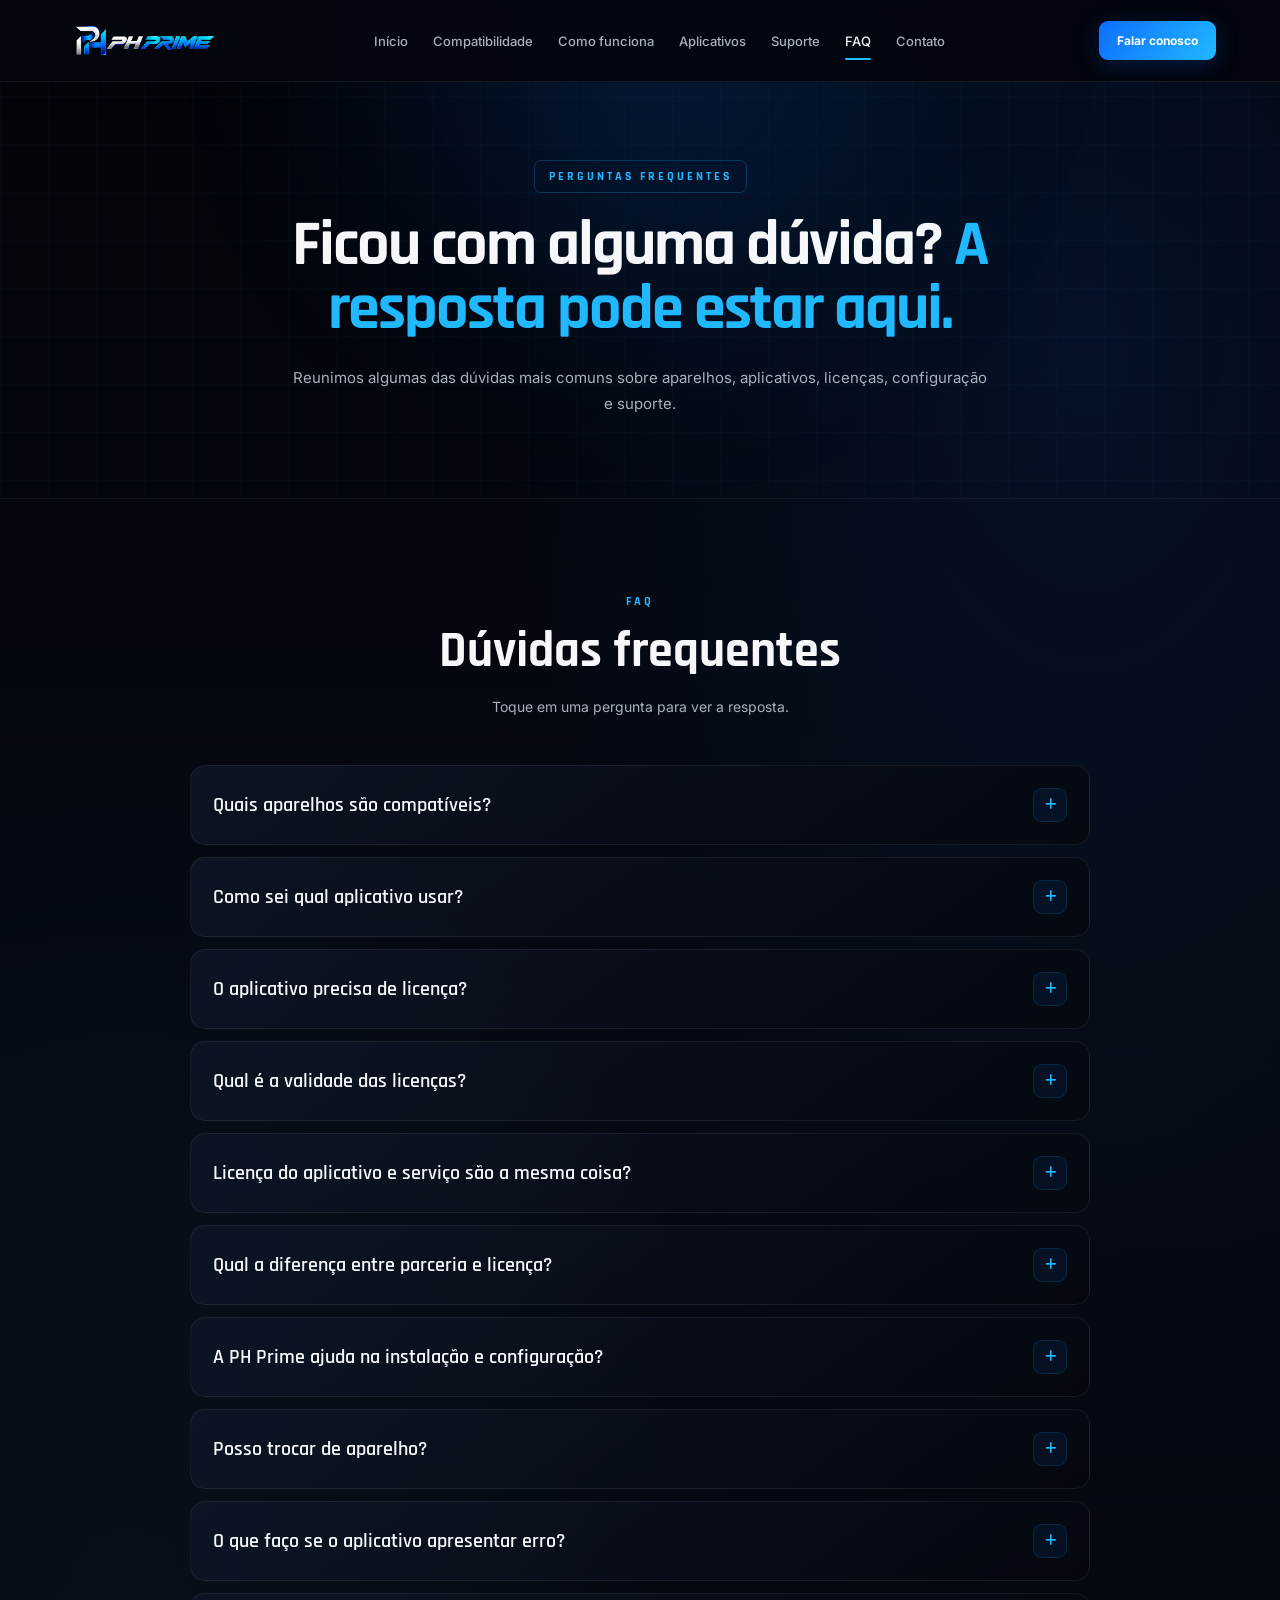
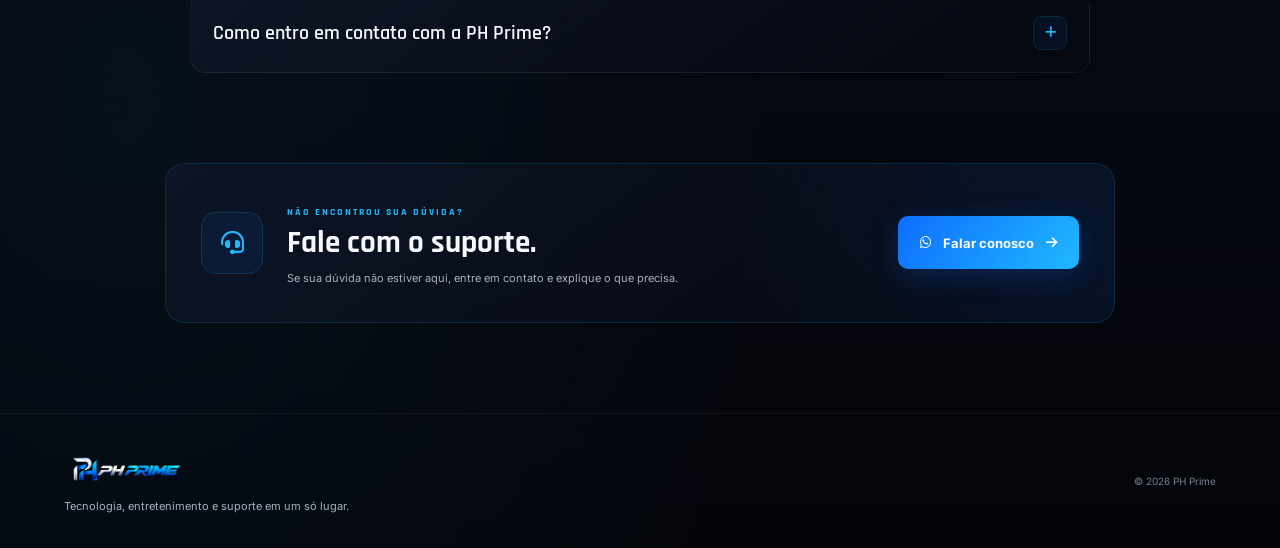
<file: faq.html>
<!DOCTYPE html>
<html lang="pt-BR">

<head>
    <meta charset="UTF-8">

    <meta
        name="viewport"
        content="width=device-width, initial-scale=1.0"
    >

    <meta
        name="theme-color"
        content="#020409"
    >

    <meta
        name="apple-mobile-web-app-capable"
        content="yes"
    >

    <meta
        name="apple-mobile-web-app-status-bar-style"
        content="black-translucent"
    >

    <meta
        name="description"
        content="Tire suas dúvidas sobre compatibilidade, aplicativos, licenças e suporte da PH Prime."
    >

    <title>FAQ | PH Prime</title>


    <!-- FONTES -->

    <link
        rel="preconnect"
        href="https://fonts.googleapis.com"
    >

    <link
        rel="preconnect"
        href="https://fonts.gstatic.com"
        crossorigin
    >

    <link
        href="https://fonts.googleapis.com/css2?family=Inter:wght@400;500;600;700&family=Rajdhani:wght@500;600;700&display=swap"
        rel="stylesheet"
    >


    <!-- ÍCONES -->

    <link
        rel="stylesheet"
        href="https://cdnjs.cloudflare.com/ajax/libs/font-awesome/6.5.2/css/all.min.css"
    >


    <!-- CSS -->

    <link
        rel="stylesheet"
        href="css/style.css"
    >

    <link
    rel="icon"
    type="image/png"
    href="assets/logo/ph-prime-quadrada.png"
>

<link
    rel="apple-touch-icon"
    href="assets/logo/ph-prime-quadrada.png"
>
</head>


<body>


    <!-- =========================
         HEADER
    ========================== -->

    <header class="header">

        <div class="container header-container">


            <a
                href="index.html"
                class="logo"
                aria-label="Página inicial PH Prime"
            >

                <img
                    src="assets/logo/logo-ph-prime.png"
                    alt="PH Prime"
                    class="logo-img"
                >

            </a>


            <nav
                class="nav"
                id="nav"
            >

                <a
                    href="index.html"
                    class="nav-link"
                >
                    Início
                </a>


                <a
                    href="compatibilidade.html"
                    class="nav-link"
                >
                    Compatibilidade
                </a>


                <a
                    href="como-funciona.html"
                    class="nav-link"
                >
                    Como funciona
                </a>


                <a
                    href="aplicativos.html"
                    class="nav-link"
                >
                    Aplicativos
                </a>


                <a
                    href="suporte.html"
                    class="nav-link"
                >
                    Suporte
                </a>


                <a
                    href="faq.html"
                    class="nav-link ativo"
                >
                    FAQ
                </a>

                <a
    href="contato.html"
    class="nav-link"
>
    Contato
</a>
            </nav>


            <a
                href="contato.html"
                class="btn-header"
            >
                Falar conosco
            </a>


            <button
                class="menu-mobile"
                id="menu-mobile"
                aria-label="Abrir menu"
                aria-expanded="false"
            >

                <span></span>
                <span></span>
                <span></span>

            </button>

        </div>

    </header>



    <main>


        <!-- =========================
             HERO
        ========================== -->

        <section class="page-hero">

            <div class="page-glow"></div>


            <div class="container page-hero-container">

                <span class="page-tag">
                    PERGUNTAS FREQUENTES
                </span>


                <h1>
                    Ficou com alguma dúvida?
                    <span>A resposta pode estar aqui.</span>
                </h1>


                <p>
                    Reunimos algumas das dúvidas mais comuns
                    sobre aparelhos, aplicativos, licenças,
                    configuração e suporte.
                </p>

            </div>

        </section>



        <!-- =========================
             FAQ
        ========================== -->

        <section class="faq-section">

            <div class="container">


                <div class="section-heading">

                    <span>
                        FAQ
                    </span>


                    <h2>
                        Dúvidas frequentes
                    </h2>


                    <p>
                        Toque em uma pergunta para ver a resposta.
                    </p>

                </div>



                <div class="faq-lista">


                    <!-- 01 -->

                    <article class="faq-item">

                        <button
                            class="faq-pergunta"
                            type="button"
                            aria-expanded="false"
                        >

                            <span>
                                Quais aparelhos são compatíveis?
                            </span>

                            <i class="fa-solid fa-plus"></i>

                        </button>


                        <div class="faq-resposta">

                            <div class="faq-resposta-conteudo">

                                <p>
                                    Trabalhamos com opções para diversos
                                    dispositivos, incluindo Smart TVs Samsung
                                    e LG, Roku, Android TV, Fire TV, celulares,
                                    tablets, iPhone, iPad, PC e notebook.
                                </p>

                            </div>

                        </div>

                    </article>



                    <!-- 02 -->

                    <article class="faq-item">

                        <button
                            class="faq-pergunta"
                            type="button"
                            aria-expanded="false"
                        >

                            <span>
                                Como sei qual aplicativo usar?
                            </span>

                            <i class="fa-solid fa-plus"></i>

                        </button>


                        <div class="faq-resposta">

                            <div class="faq-resposta-conteudo">

                                <p>
                                    A escolha depende do aparelho e das opções
                                    compatíveis disponíveis. Você pode informar
                                    o modelo do dispositivo e a PH Prime ajuda
                                    a verificar uma opção adequada.
                                </p>

                            </div>

                        </div>

                    </article>



                    <!-- 03 -->

                    <article class="faq-item">

                        <button
                            class="faq-pergunta"
                            type="button"
                            aria-expanded="false"
                        >

                            <span>
                                O aplicativo precisa de licença?
                            </span>

                            <i class="fa-solid fa-plus"></i>

                        </button>


                        <div class="faq-resposta">

                            <div class="faq-resposta-conteudo">

                                <p>
                                    Depende do aplicativo. Alguns podem possuir
                                    outra forma de ativação e outros utilizam
                                    licença própria. Antes de ativar, informamos
                                    como funciona a opção escolhida.
                                </p>

                            </div>

                        </div>

                    </article>



                    <!-- 04 -->

                    <article class="faq-item">

                        <button
                            class="faq-pergunta"
                            type="button"
                            aria-expanded="false"
                        >

                            <span>
                                Qual é a validade das licenças?
                            </span>

                            <i class="fa-solid fa-plus"></i>

                        </button>


                        <div class="faq-resposta">

                            <div class="faq-resposta-conteudo">

                                <p>
                                    As licenças de aplicativos comercializadas
                                    pela PH Prime possuem validade de 1 ano.
                                    O valor e as condições são informados
                                    antes da ativação.
                                </p>

                            </div>

                        </div>

                    </article>



                    <!-- 05 -->

                    <article class="faq-item">

                        <button
                            class="faq-pergunta"
                            type="button"
                            aria-expanded="false"
                        >

                            <span>
                                Licença do aplicativo e serviço são a mesma coisa?
                            </span>

                            <i class="fa-solid fa-plus"></i>

                        </button>


                        <div class="faq-resposta">

                            <div class="faq-resposta-conteudo">

                                <p>
                                    Não. A licença é referente ao uso do
                                    aplicativo ou player. Outros serviços,
                                    configurações ou atendimentos são tratados
                                    separadamente.
                                </p>

                            </div>

                        </div>

                    </article>



                    <!-- 06 -->

                    <article class="faq-item">

                        <button
                            class="faq-pergunta"
                            type="button"
                            aria-expanded="false"
                        >

                            <span>
                                Qual a diferença entre parceria e licença?
                            </span>

                            <i class="fa-solid fa-plus"></i>

                        </button>


                        <div class="faq-resposta">

                            <div class="faq-resposta-conteudo">

                                <p>
                                    Alguns aplicativos podem estar disponíveis
                                    através de parceria. Essa disponibilidade
                                    pode mudar. A licença própria do aplicativo
                                    é uma opção mais independente de parceria
                                    quando está disponível.
                                </p>

                            </div>

                        </div>

                    </article>



                    <!-- 07 -->

                    <article class="faq-item">

                        <button
                            class="faq-pergunta"
                            type="button"
                            aria-expanded="false"
                        >

                            <span>
                                A PH Prime ajuda na instalação e configuração?
                            </span>

                            <i class="fa-solid fa-plus"></i>

                        </button>


                        <div class="faq-resposta">

                            <div class="faq-resposta-conteudo">

                                <p>
                                    Sim. O suporte pode orientar durante
                                    a escolha, instalação e configuração
                                    do aplicativo compatível com o aparelho.
                                </p>

                            </div>

                        </div>

                    </article>



                    <!-- 08 -->

                    <article class="faq-item">

                        <button
                            class="faq-pergunta"
                            type="button"
                            aria-expanded="false"
                        >

                            <span>
                                Posso trocar de aparelho?
                            </span>

                            <i class="fa-solid fa-plus"></i>

                        </button>


                        <div class="faq-resposta">

                            <div class="faq-resposta-conteudo">

                                <p>
                                    Sim. Se você trocar de TV, celular,
                                    computador ou outro dispositivo, entre
                                    em contato para verificarmos as opções
                                    compatíveis com o novo aparelho.
                                </p>

                            </div>

                        </div>

                    </article>



                    <!-- 09 -->

                    <article class="faq-item">

                        <button
                            class="faq-pergunta"
                            type="button"
                            aria-expanded="false"
                        >

                            <span>
                                O que faço se o aplicativo apresentar erro?
                            </span>

                            <i class="fa-solid fa-plus"></i>

                        </button>


                        <div class="faq-resposta">

                            <div class="faq-resposta-conteudo">

                                <p>
                                    Entre em contato com o suporte e informe
                                    o aparelho, o aplicativo utilizado e o
                                    problema encontrado. Se possível, envie
                                    uma foto ou captura da tela.
                                </p>

                            </div>

                        </div>

                    </article>



                    <!-- 10 -->

                    <article class="faq-item">

                        <button
                            class="faq-pergunta"
                            type="button"
                            aria-expanded="false"
                        >

                            <span>
                                Como entro em contato com a PH Prime?
                            </span>

                            <i class="fa-solid fa-plus"></i>

                        </button>


                        <div class="faq-resposta">

                            <div class="faq-resposta-conteudo">

                                <p>
                                    Você pode utilizar a página de contato
                                    do site. Nela você encontra o acesso
                                    rápido ao atendimento da PH Prime.
                                </p>

                            </div>

                        </div>

                    </article>


                </div>

            </div>

        </section>



        <!-- =========================
             BLOCO DE AJUDA
        ========================== -->

        <section class="faq-ajuda-section">

            <div class="container">

                <div class="faq-ajuda-box">


                    <div class="faq-ajuda-icon">

                        <i class="fa-solid fa-headset"></i>

                    </div>


                    <div class="faq-ajuda-texto">

                        <span>
                            NÃO ENCONTROU SUA DÚVIDA?
                        </span>


                        <h2>
                            Fale com o suporte.
                        </h2>


                        <p>
                            Se sua dúvida não estiver aqui,
                            entre em contato e explique o que precisa.
                        </p>

                    </div>


                    <a
                        href="contato.html"
                        class="btn btn-principal"
                    >

                        <i class="fa-brands fa-whatsapp"></i>

                        Falar conosco

                        <i class="fa-solid fa-arrow-right"></i>

                    </a>


                </div>

            </div>

        </section>


    </main>



    <!-- =========================
         FOOTER
    ========================== -->

    <footer class="footer">

        <div class="container footer-container">


            <div class="footer-logo">

                <img
                    src="assets/logo/logo-ph-prime.png"
                    alt="PH Prime"
                >


                <p>
                    Tecnologia, entretenimento e suporte
                    em um só lugar.
                </p>

            </div>


            <div class="footer-copy">

                <span>
                    © 2026 PH Prime
                </span>

            </div>


        </div>

    </footer>



    <script src="js/script.js"></script>

</body>

</html>
</file>
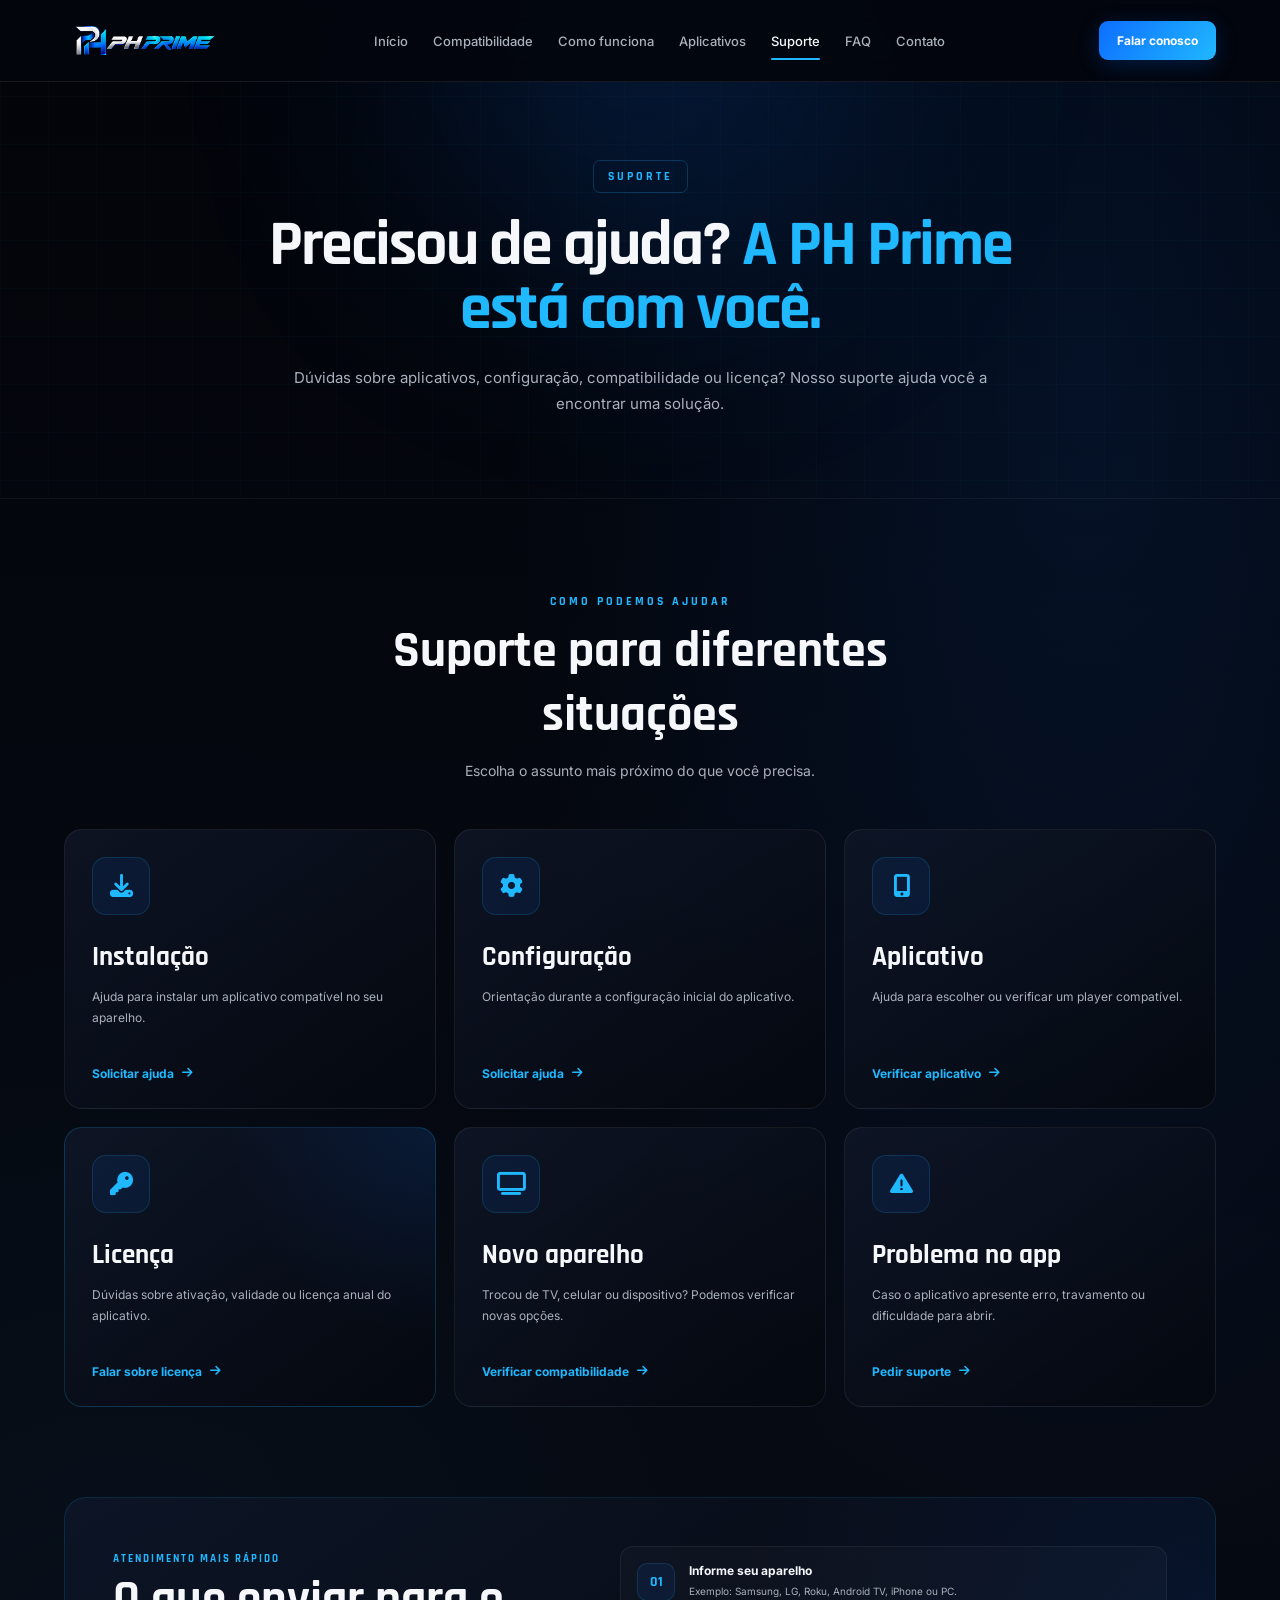
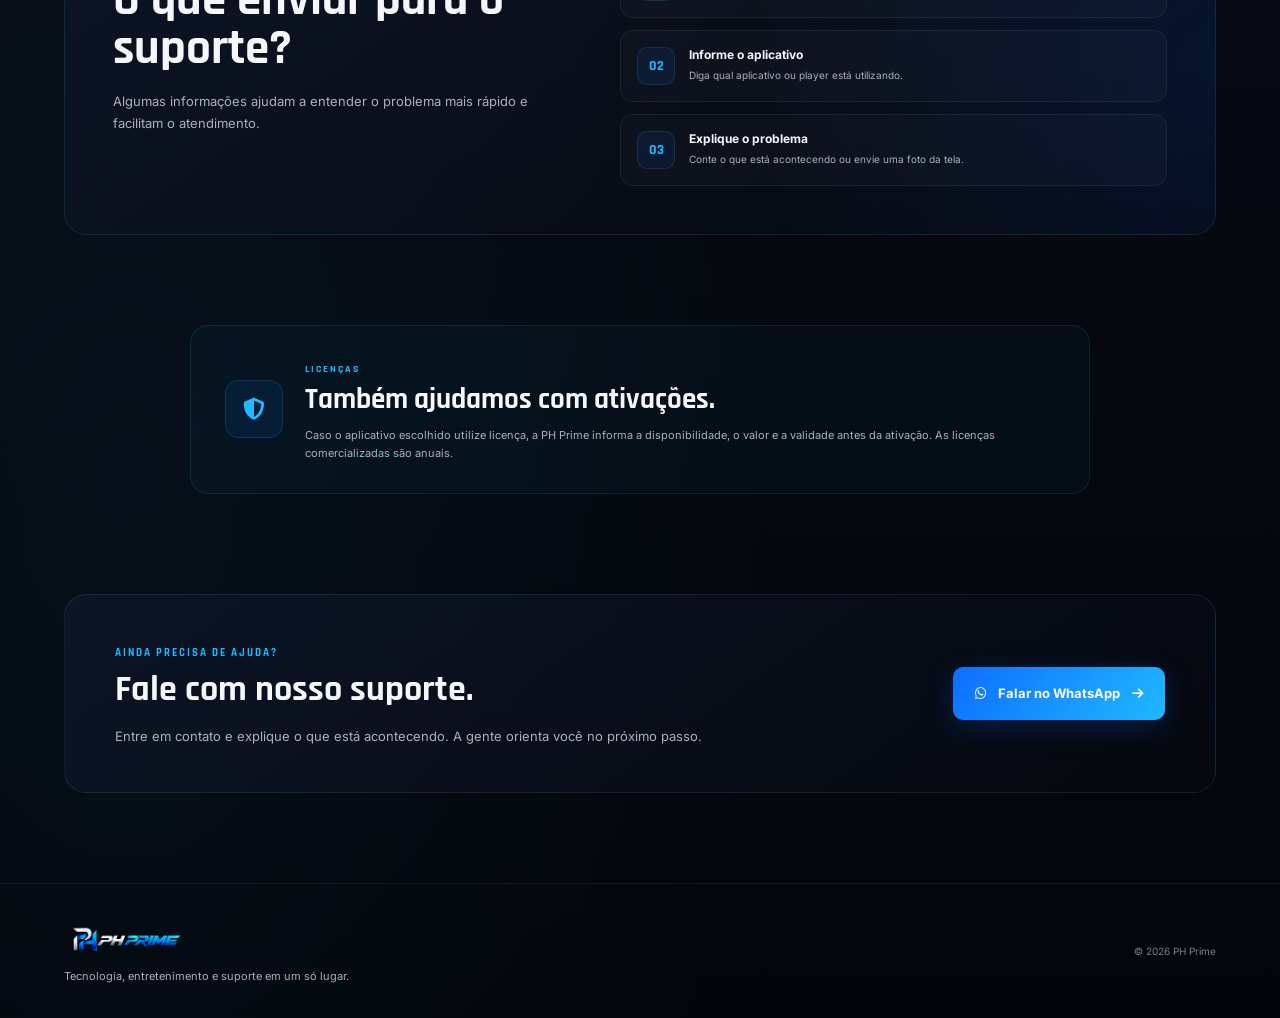
<file: suporte.html>
<!DOCTYPE html>
<html lang="pt-BR">

<head>
    <meta charset="UTF-8">

    <meta
        name="viewport"
        content="width=device-width, initial-scale=1.0"
    >

    <meta
        name="theme-color"
        content="#020409"
    >

    <meta
        name="apple-mobile-web-app-capable"
        content="yes"
    >

    <meta
        name="apple-mobile-web-app-status-bar-style"
        content="black-translucent"
    >

    <meta
        name="description"
        content="Suporte PH Prime para instalação, configuração, aplicativos, licenças e dispositivos."
    >

    <title>Suporte | PH Prime</title>


    <!-- FONTES -->

    <link
        rel="preconnect"
        href="https://fonts.googleapis.com"
    >

    <link
        rel="preconnect"
        href="https://fonts.gstatic.com"
        crossorigin
    >

    <link
        href="https://fonts.googleapis.com/css2?family=Inter:wght@400;500;600;700&family=Rajdhani:wght@500;600;700&display=swap"
        rel="stylesheet"
    >


    <!-- ÍCONES -->

    <link
        rel="stylesheet"
        href="https://cdnjs.cloudflare.com/ajax/libs/font-awesome/6.5.2/css/all.min.css"
    >


    <!-- CSS -->

    <link
        rel="stylesheet"
        href="css/style.css"
    >

    <link
    rel="icon"
    type="image/png"
    href="assets/logo/ph-prime-quadrada.png"
>

<link
    rel="apple-touch-icon"
    href="assets/logo/ph-prime-quadrada.png"
>
</head>


<body>


    <!-- =========================
         HEADER
    ========================== -->

    <header class="header">

        <div class="container header-container">


            <a
                href="index.html"
                class="logo"
                aria-label="Página inicial PH Prime"
            >

                <img
                    src="assets/logo/logo-ph-prime.png"
                    alt="PH Prime"
                    class="logo-img"
                >

            </a>


            <nav
                class="nav"
                id="nav"
            >

                <a
                    href="index.html"
                    class="nav-link"
                >
                    Início
                </a>


                <a
                    href="compatibilidade.html"
                    class="nav-link"
                >
                    Compatibilidade
                </a>


                <a
                    href="como-funciona.html"
                    class="nav-link"
                >
                    Como funciona
                </a>


                <a
                    href="aplicativos.html"
                    class="nav-link"
                >
                    Aplicativos
                </a>


                <a
                    href="suporte.html"
                    class="nav-link ativo"
                >
                    Suporte
                </a>


                <a
                    href="faq.html"
                    class="nav-link"
                >
                    FAQ
                </a>

                <a
    href="contato.html"
    class="nav-link"
>
    Contato
</a>

            </nav>


            <a
                href="contato.html"
                class="btn-header"
            >
                Falar conosco
            </a>


            <button
                class="menu-mobile"
                id="menu-mobile"
                aria-label="Abrir menu"
                aria-expanded="false"
            >

                <span></span>
                <span></span>
                <span></span>

            </button>

        </div>

    </header>



    <main>


        <!-- =========================
             HERO
        ========================== -->

        <section class="page-hero">

            <div class="page-glow"></div>


            <div class="container page-hero-container">

                <span class="page-tag">
                    SUPORTE
                </span>


                <h1>
                    Precisou de ajuda?
                    <span>A PH Prime está com você.</span>
                </h1>


                <p>
                    Dúvidas sobre aplicativos, configuração,
                    compatibilidade ou licença? Nosso suporte
                    ajuda você a encontrar uma solução.
                </p>

            </div>

        </section>



        <!-- =========================
             TIPOS DE SUPORTE
        ========================== -->

        <section class="suporte-section">

            <div class="container">


                <div class="section-heading">

                    <span>
                        COMO PODEMOS AJUDAR
                    </span>


                    <h2>
                        Suporte para diferentes situações
                    </h2>


                    <p>
                        Escolha o assunto mais próximo do que você precisa.
                    </p>

                </div>



                <div class="suporte-grid">


                    <!-- INSTALAÇÃO -->

                    <article class="suporte-card">

                        <div class="suporte-icon">

                            <i class="fa-solid fa-download"></i>

                        </div>


                        <h3>
                            Instalação
                        </h3>


                        <p>
                            Ajuda para instalar um aplicativo
                            compatível no seu aparelho.
                        </p>


                        <a href="contato.html">

                            Solicitar ajuda

                            <i class="fa-solid fa-arrow-right"></i>

                        </a>

                    </article>



                    <!-- CONFIGURAÇÃO -->

                    <article class="suporte-card">

                        <div class="suporte-icon">

                            <i class="fa-solid fa-gear"></i>

                        </div>


                        <h3>
                            Configuração
                        </h3>


                        <p>
                            Orientação durante a configuração
                            inicial do aplicativo.
                        </p>


                        <a href="contato.html">

                            Solicitar ajuda

                            <i class="fa-solid fa-arrow-right"></i>

                        </a>

                    </article>



                    <!-- APP -->

                    <article class="suporte-card">

                        <div class="suporte-icon">

                            <i class="fa-solid fa-mobile-screen-button"></i>

                        </div>


                        <h3>
                            Aplicativo
                        </h3>


                        <p>
                            Ajuda para escolher ou verificar
                            um player compatível.
                        </p>


                        <a href="contato.html">

                            Verificar aplicativo

                            <i class="fa-solid fa-arrow-right"></i>

                        </a>

                    </article>



                    <!-- LICENÇA -->

                    <article class="suporte-card suporte-card-destaque">

                        <div class="suporte-icon">

                            <i class="fa-solid fa-key"></i>

                        </div>


                        <h3>
                            Licença
                        </h3>


                        <p>
                            Dúvidas sobre ativação,
                            validade ou licença anual do aplicativo.
                        </p>


                        <a href="contato.html">

                            Falar sobre licença

                            <i class="fa-solid fa-arrow-right"></i>

                        </a>

                    </article>



                    <!-- APARELHO -->

                    <article class="suporte-card">

                        <div class="suporte-icon">

                            <i class="fa-solid fa-tv"></i>

                        </div>


                        <h3>
                            Novo aparelho
                        </h3>


                        <p>
                            Trocou de TV, celular ou dispositivo?
                            Podemos verificar novas opções.
                        </p>


                        <a href="contato.html">

                            Verificar compatibilidade

                            <i class="fa-solid fa-arrow-right"></i>

                        </a>

                    </article>



                    <!-- ERRO -->

                    <article class="suporte-card">

                        <div class="suporte-icon">

                            <i class="fa-solid fa-triangle-exclamation"></i>

                        </div>


                        <h3>
                            Problema no app
                        </h3>


                        <p>
                            Caso o aplicativo apresente erro,
                            travamento ou dificuldade para abrir.
                        </p>


                        <a href="contato.html">

                            Pedir suporte

                            <i class="fa-solid fa-arrow-right"></i>

                        </a>

                    </article>


                </div>

            </div>

        </section>



        <!-- =========================
             COMO PEDIR SUPORTE
        ========================== -->

        <section class="suporte-ajuda-section">

            <div class="container">


                <div class="suporte-ajuda-box">


                    <div class="suporte-ajuda-conteudo">


                        <span class="suporte-ajuda-tag">
                            ATENDIMENTO MAIS RÁPIDO
                        </span>


                        <h2>
                            O que enviar para o suporte?
                        </h2>


                        <p>
                            Algumas informações ajudam a entender
                            o problema mais rápido e facilitam o atendimento.
                        </p>


                    </div>



                    <div class="suporte-info-lista">


                        <div class="suporte-info-item">

                            <span>
                                01
                            </span>


                            <div>

                                <strong>
                                    Informe seu aparelho
                                </strong>

                                <p>
                                    Exemplo: Samsung, LG, Roku,
                                    Android TV, iPhone ou PC.
                                </p>

                            </div>

                        </div>



                        <div class="suporte-info-item">

                            <span>
                                02
                            </span>


                            <div>

                                <strong>
                                    Informe o aplicativo
                                </strong>

                                <p>
                                    Diga qual aplicativo ou player
                                    está utilizando.
                                </p>

                            </div>

                        </div>



                        <div class="suporte-info-item">

                            <span>
                                03
                            </span>


                            <div>

                                <strong>
                                    Explique o problema
                                </strong>

                                <p>
                                    Conte o que está acontecendo
                                    ou envie uma foto da tela.
                                </p>

                            </div>

                        </div>


                    </div>


                </div>


            </div>

        </section>



        <!-- =========================
             LICENÇA
        ========================== -->

        <section class="suporte-licenca-section">

            <div class="container">


                <div class="suporte-licenca-box">


                    <div class="suporte-licenca-icon">

                        <i class="fa-solid fa-shield-halved"></i>

                    </div>


                    <div>


                        <span>
                            LICENÇAS
                        </span>


                        <h2>
                            Também ajudamos com ativações.
                        </h2>


                        <p>
                            Caso o aplicativo escolhido utilize licença,
                            a PH Prime informa a disponibilidade,
                            o valor e a validade antes da ativação.
                            As licenças comercializadas são anuais.
                        </p>


                    </div>


                </div>


            </div>

        </section>



        <!-- =========================
             CTA
        ========================== -->

        <section class="compatibilidade-cta">

            <div class="container">


                <div class="cta-box">


                    <div class="cta-conteudo">

                        <span>
                            AINDA PRECISA DE AJUDA?
                        </span>


                        <h2>
                            Fale com nosso suporte.
                        </h2>


                        <p>
                            Entre em contato e explique o que
                            está acontecendo. A gente orienta
                            você no próximo passo.
                        </p>

                    </div>



                    <a
                        href="contato.html"
                        class="btn btn-principal cta-btn"
                    >

                        <i class="fa-brands fa-whatsapp"></i>

                        Falar no WhatsApp

                        <i class="fa-solid fa-arrow-right"></i>

                    </a>


                </div>


            </div>

        </section>


    </main>



    <!-- =========================
         FOOTER
    ========================== -->

    <footer class="footer">

        <div class="container footer-container">


            <div class="footer-logo">

                <img
                    src="assets/logo/logo-ph-prime.png"
                    alt="PH Prime"
                >


                <p>
                    Tecnologia, entretenimento e suporte
                    em um só lugar.
                </p>

            </div>


            <div class="footer-copy">

                <span>
                    © 2026 PH Prime
                </span>

            </div>


        </div>

    </footer>



    <script src="js/script.js"></script>

</body>

</html>
</file>
<file: css/style.css>
/* ==========================================
   PH PRIME - CSS PRINCIPAL
========================================== */

:root {
    --preto: #05070b;
    --preto-secundario: #0b1020;

    --branco: #f5f7fa;
    --cinza: #a9b1bc;

    --azul: #0d6eff;
    --azul-claro: #20b8ff;

    --borda: rgba(255, 255, 255, 0.08);
    --borda-azul: rgba(32, 184, 255, 0.22);
}


/* ==========================================
   RESET
========================================== */

* {
    margin: 0;
    padding: 0;

    box-sizing: border-box;
}

html {
    scroll-behavior: smooth;

    background-color: #020409;
}

body {
    min-height: 100vh;

    background-color: #020409;

    background:
        radial-gradient(
            ellipse at 85% 15%,
            rgba(13, 110, 255, 0.11),
            transparent 38%
        ),

        radial-gradient(
            ellipse at 10% 80%,
            rgba(32, 184, 255, 0.05),
            transparent 40%
        ),

        linear-gradient(
            180deg,
            #020409 0%,
            #060a13 55%,
            #03050a 100%
        );

    color: var(--branco);

    font-family:
        "Inter",
        sans-serif;

    overflow-x: hidden;
}

a {
    color: inherit;

    text-decoration: none;
}

button {
    font-family: inherit;
}

img {
    display: block;

    max-width: 100%;
}

.container {
    width:
        min(
            1180px,
            90%
        );

    margin:
        0 auto;
}


/* ==========================================
   HEADER
========================================== */

.header {
    position: fixed;

    top: 0;
    left: 0;

    width: 100%;
    height: 82px;

    display: flex;
    align-items: center;

    background:
        rgba(
            3,
            6,
            13,
            0.94
        );

    backdrop-filter:
        blur(12px);

    border-bottom:
        1px solid var(--borda);

    z-index: 1000;
}

.header-container {
    height: 100%;

    display: flex;
    align-items: center;
    justify-content:
        space-between;

    gap: 20px;
}


/* ==========================================
   LOGO
========================================== */

.logo {
    display: flex;

    align-items: center;

    flex-shrink: 0;
}

.logo-img {
    width: 155px;

    height: auto;
}


/* ==========================================
   MENU
========================================== */

.nav {
    display: flex;
    align-items: center;

    gap: 25px;
}

.nav-link {
    position: relative;

    padding:
        30px 0;

    color:
        var(--cinza);

    font-size: 13px;
    font-weight: 500;

    transition:
        color 0.2s ease;
}

.nav-link::after {
    content: "";

    position: absolute;

    left: 0;
    bottom: 19px;

    width: 0;
    height: 2px;

    border-radius: 20px;

    background:
        var(--azul-claro);

    transition:
        width 0.2s ease;
}

.nav-link:hover,
.nav-link.ativo {
    color:
        var(--branco);
}

.nav-link:hover::after,
.nav-link.ativo::after {
    width: 100%;
}


/* ==========================================
   HEADER BUTTON
========================================== */

.btn-header {
    padding:
        12px 18px;

    display: inline-flex;
    align-items: center;
    justify-content: center;

    border-radius: 9px;

    background:
        linear-gradient(
            125deg,
            var(--azul),
            var(--azul-claro)
        );

    color: white;

    font-size: 12px;
    font-weight: 700;

    white-space: nowrap;

    box-shadow:
        0 5px 22px
        rgba(
            13,
            110,
            255,
            0.22
        );

    transition:
        0.2s ease;
}

.btn-header:hover {
    transform:
        translateY(-2px);
}


/* ==========================================
   MENU MOBILE
========================================== */

.menu-mobile {
    width: 42px;
    height: 42px;

    display: none;

    flex-direction: column;
    align-items: center;
    justify-content: center;

    gap: 6px;

    border: 0;

    background:
        transparent;

    cursor: pointer;
}

.menu-mobile span {
    width: 26px;
    height: 2px;

    background:
        white;

    border-radius:
        20px;
}


/* ==========================================
   BOTÕES
========================================== */

.btn {
    min-height: 53px;

    padding:
        0 22px;

    display: inline-flex;
    align-items: center;
    justify-content: center;

    gap: 12px;

    border-radius: 10px;

    font-size: 13px;
    font-weight: 700;

    transition:
        0.2s ease;
}

.btn-principal {
    background:
        linear-gradient(
            125deg,
            var(--azul),
            var(--azul-claro)
        );

    color: white;

    box-shadow:
        0 7px 28px
        rgba(
            13,
            110,
            255,
            0.22
        );
}

.btn-principal:hover {
    transform:
        translateY(-2px);

    box-shadow:
        0 9px 30px
        rgba(
            13,
            110,
            255,
            0.35
        );
}

.btn-secundario {
    border:
        1px solid
        rgba(
            32,
            184,
            255,
            0.25
        );

    background:
        rgba(
            255,
            255,
            255,
            0.018
        );

    color:
        var(--branco);
}

.btn-secundario:hover {
    border-color:
        var(--azul-claro);

    background:
        rgba(
            32,
            184,
            255,
            0.05
        );
}

.whatsapp-icon {
    color: #ffffff;

    font-size: 19px;
}


/* ==========================================
   HOME HERO
========================================== */

.hero {
    position: relative;

    min-height: 100vh;

    padding-top: 82px;

    display: flex;
    align-items: center;

    background:
        radial-gradient(
            ellipse at 78% 42%,
            rgba(13, 110, 255, 0.10),
            transparent 45%
        ),

        radial-gradient(
            ellipse at 20% 90%,
            rgba(32, 184, 255, 0.035),
            transparent 40%
        );

    overflow: hidden;
}

.hero::before {
    content: "";

    position: absolute;

    inset: 0;

    background-image:

        linear-gradient(
            rgba(
                32,
                184,
                255,
                0.022
            )
            1px,
            transparent 1px
        ),

        linear-gradient(
            90deg,
            rgba(
                32,
                184,
                255,
                0.022
            )
            1px,
            transparent 1px
        );

    background-size:
        48px 48px;

    pointer-events: none;
}

.hero-luz {
    position: absolute;

    border-radius: 50%;

    filter:
        blur(95px);
}

.hero-luz-1 {
    width: 440px;
    height: 440px;

    top: -130px;
    right: -170px;

    background:
        rgba(
            13,
            110,
            255,
            0.19
        );
}

.hero-luz-2 {
    width: 350px;
    height: 350px;

    bottom: -180px;
    left: -170px;

    background:
        rgba(
            32,
            184,
            255,
            0.10
        );
}

.hero-container {
    position: relative;

    min-height:
        calc(
            100vh - 82px
        );

    display: grid;

    grid-template-columns:
        minmax(
            0,
            1.05fr
        )
        minmax(
            0,
            0.95fr
        );

    align-items: center;

    gap: 55px;

    padding:
        65px 0;

    z-index: 2;
}

.hero-conteudo {
    max-width:
        650px;
}

.hero-tag {
    display:
        inline-flex;

    padding:
        8px 14px;

    border:
        1px solid
        var(--borda-azul);

    border-radius: 7px;

    background:
        rgba(
            13,
            110,
            255,
            0.07
        );

    color:
        var(--azul-claro);

    font-family:
        "Rajdhani",
        sans-serif;

    font-size: 13px;
    font-weight: 700;

    letter-spacing: 3px;
}

.hero h1 {
    margin-top: 22px;

    font-family:
        "Rajdhani",
        sans-serif;

    font-size:
        clamp(
            50px,
            5.5vw,
            82px
        );

    line-height: 0.96;

    letter-spacing: -2px;
}

.hero h1 span {
    color:
        var(--azul-claro);
}

.hero-descricao {
    max-width: 580px;

    margin-top: 26px;

    color:
        var(--cinza);

    font-size: 16px;

    line-height: 1.75;
}

.hero-botoes {
    margin-top: 32px;

    display: flex;

    gap: 14px;
}

.hero-diferenciais {
    margin-top: 33px;

    display: flex;
    align-items: center;
    flex-wrap: wrap;

    gap: 18px;
}

.diferencial {
    display: flex;
    align-items: center;

    gap: 8px;

    color:
        var(--cinza);

    font-size: 12px;
}

.diferencial-icone {
    width: 23px;
    height: 23px;

    display: flex;
    align-items: center;
    justify-content: center;

    border-radius: 50%;

    color:
        var(--azul-claro);

    background:
        rgba(
            32,
            184,
            255,
            0.08
        );

    border:
        1px solid
        var(--borda-azul);
}


/* ==========================================
   HOME TV
========================================== */

.hero-visual {
    display: flex;

    justify-content: center;
}

.device-showcase {
    position: relative;

    width: 100%;
    max-width: 470px;

    min-height: 470px;

    display: flex;
    align-items: center;
    justify-content: center;
}

.device-tv {
    position: relative;

    width: 390px;

    padding: 10px;

    border-radius: 20px;

    background:
        #080d17;

    border:
        1px solid
        var(--borda-azul);
}

.device-tv-screen {
    aspect-ratio:
        16 / 9;

    display: flex;
    flex-direction: column;

    align-items: center;
    justify-content: center;

    border-radius: 14px;

    background:
        #04070c;
}

.device-tv-screen img {
    width: 62%;
}

.device-tv-screen span {
    margin-top: 12px;

    color:
        var(--cinza);

    font-size: 9px;
}

.tv-base {
    position: absolute;

    left: 50%;
    bottom: -42px;

    width: 120px;
    height: 26px;

    transform:
        translateX(-50%);
}

.tv-base::before {
    content: "";

    position: absolute;

    left: 50%;

    width: 16px;
    height: 24px;

    transform:
        translateX(-50%);

    background:
        #3b4655;
}

.tv-base::after {
    content: "";

    position: absolute;

    left: 50%;
    bottom: 0;

    width: 115px;
    height: 8px;

    transform:
        translateX(-50%);

    border-radius: 20px;

    background:
        #667384;
}

.device-phone {
    position: absolute;

    right: -8px;
    bottom: 10px;

    width: 92px;
    height: 185px;

    display: flex;

    align-items: center;
    justify-content: center;

    border-radius: 22px;

    background:
        #080d17;

    border:
        1px solid
        rgba(
            255,
            255,
            255,
            0.12
        );

    z-index: 4;
}

.device-phone img {
    width: 78%;
}

.phone-camera {
    position: absolute;

    top: 8px;
    left: 50%;

    width: 34px;
    height: 6px;

    transform:
        translateX(-50%);

    border-radius: 20px;

    background:
        black;
}


/* ==========================================
   PÁGINAS INTERNAS
========================================== */

.page-hero {
    position: relative;

    padding:
        160px 0 80px;

    overflow: hidden;

    border-bottom:
        1px solid
        rgba(
            255,
            255,
            255,
            0.05
        );
}

.page-hero::before {
    content: "";

    position: absolute;

    inset: 0;

    background-image:

        linear-gradient(
            rgba(
                32,
                184,
                255,
                0.025
            )
            1px,
            transparent 1px
        ),

        linear-gradient(
            90deg,
            rgba(
                32,
                184,
                255,
                0.025
            )
            1px,
            transparent 1px
        );

    background-size:
        48px 48px;
}

.page-glow {
    position: absolute;

    width: 450px;
    height: 450px;

    top: -180px;
    left: 50%;

    transform:
        translateX(-50%);

    border-radius: 50%;

    background:
        rgba(
            13,
            110,
            255,
            0.16
        );

    filter:
        blur(120px);
}

.page-hero-container {
    position: relative;

    max-width: 850px;

    text-align: center;

    z-index: 2;
}

.page-tag {
    display:
        inline-flex;

    padding:
        8px 14px;

    border:
        1px solid
        var(--borda-azul);

    border-radius: 7px;

    color:
        var(--azul-claro);

    font-family:
        "Rajdhani",
        sans-serif;

    font-size: 12px;
    font-weight: 700;

    letter-spacing: 3px;
}

.page-hero h1 {
    margin-top: 20px;

    font-family:
        "Rajdhani",
        sans-serif;

    font-size:
        clamp(
            45px,
            5vw,
            70px
        );

    line-height: 1;

    letter-spacing: -2px;
}

.page-hero h1 span {
    color:
        var(--azul-claro);
}

.page-hero p {
    max-width: 700px;

    margin:
        24px auto 0;

    color:
        var(--cinza);

    font-size: 15px;

    line-height: 1.75;
}


/* ==========================================
   COMPATIBILIDADE
========================================== */

.compatibilidade-section {
    padding:
        90px 0;
}

.section-heading {
    max-width: 620px;

    margin:
        0 auto 50px;

    text-align: center;
}

.section-heading > span {
    color:
        var(--azul-claro);

    font-family:
        "Rajdhani",
        sans-serif;

    font-size: 12px;
    font-weight: 700;

    letter-spacing: 3px;
}

.section-heading h2 {
    margin-top: 10px;

    font-family:
        "Rajdhani",
        sans-serif;

    font-size:
        clamp(
            35px,
            4vw,
            50px
        );
}

.section-heading p {
    margin-top: 15px;

    color:
        var(--cinza);

    font-size: 14px;
}

.compatibilidade-grid {
    display: grid;

    grid-template-columns:
        repeat(
            4,
            1fr
        );

    gap: 18px;
}


/* ==========================================
   CARD COMPATIBILIDADE
========================================== */

.device-card {
    position: relative;

    min-height: 270px;

    padding: 25px;

    display: flex;
    flex-direction: column;

    border-radius: 18px;

    background:
        linear-gradient(
            145deg,
            rgba(
                16,
                24,
                42,
                0.74
            ),
            rgba(
                5,
                8,
                15,
                0.82
            )
        );

    border:
        1px solid
        rgba(
            255,
            255,
            255,
            0.07
        );

    transition:
        0.25s ease;
}

.device-card:hover {
    transform:
        translateY(-5px);

    border-color:
        var(--borda-azul);

    box-shadow:
        0 18px 50px
        rgba(
            0,
            0,
            0,
            0.25
        );
}

.device-card-top {
    display: flex;
    align-items: center;
    justify-content:
        space-between;

    gap: 15px;
}


/* ==========================================
   ÍCONES / LOGOS
========================================== */

.device-icon {
    width: 58px;
    height: 58px;

    display: flex;
    align-items: center;
    justify-content: center;

    flex-shrink: 0;

    border-radius: 14px;

    background:
        rgba(
            13,
            110,
            255,
            0.09
        );

    border:
        1px solid
        rgba(
            32,
            184,
            255,
            0.16
        );
}

.device-icon i {
    color:
        var(--azul-claro);

    font-size: 24px;
}

.marca-icon {
    padding: 10px;
}

.marca-icon img {
    width: 100%;
    max-width: 35px;

    height: 35px;

    object-fit: contain;
}

.device-card:nth-child(1)
.marca-icon img,

.device-card:nth-child(3)
.marca-icon img,

.device-card:nth-child(4)
.marca-icon img,

.device-card:nth-child(5)
.marca-icon img {
    max-width: 38px;
}


/* ==========================================
   STATUS
========================================== */

.device-status {
    padding:
        6px 9px;

    border-radius: 6px;

    background:
        rgba(
            255,
            255,
            255,
            0.04
        );

    border:
        1px solid
        rgba(
            255,
            255,
            255,
            0.06
        );

    color:
        var(--cinza);

    font-size: 9px;
    font-weight: 600;

    letter-spacing: 1px;

    text-transform: uppercase;
}

.status-azul {
    color:
        var(--azul-claro);

    border-color:
        var(--borda-azul);
}


/* ==========================================
   TEXTO CARD
========================================== */

.device-card h3 {
    margin-top: 25px;

    font-family:
        "Rajdhani",
        sans-serif;

    font-size: 25px;
}

.device-card p {
    margin-top: 12px;

    color:
        var(--cinza);

    font-size: 12px;

    line-height: 1.7;
}

.device-card > a {
    margin-top: auto;

    padding-top: 22px;

    display: inline-flex;
    align-items: center;

    gap: 8px;

    color:
        var(--azul-claro);

    font-size: 12px;
    font-weight: 700;
}


/* ==========================================
   CTA
========================================== */

.compatibilidade-cta {
    padding:
        10px 0 90px;
}

.cta-box {
    padding:
        45px 50px;

    display: flex;
    align-items: center;
    justify-content:
        space-between;

    gap: 40px;

    border-radius: 22px;

    background:
        linear-gradient(
            145deg,
            rgba(
                14,
                22,
                40,
                0.88
            ),
            rgba(
                5,
                8,
                15,
                0.94
            )
        );

    border:
        1px solid
        rgba(
            32,
            184,
            255,
            0.14
        );
}

.cta-conteudo {
    max-width:
        650px;
}

.cta-conteudo > span {
    color:
        var(--azul-claro);

    font-family:
        "Rajdhani",
        sans-serif;

    font-size: 11px;
    font-weight: 700;

    letter-spacing: 2px;
}

.cta-conteudo h2 {
    margin-top: 7px;

    font-family:
        "Rajdhani",
        sans-serif;

    font-size: 36px;
}

.cta-conteudo p {
    margin-top: 13px;

    color:
        var(--cinza);

    font-size: 13px;

    line-height: 1.7;
}


/* ==========================================
   FOOTER
========================================== */

.footer {
    padding:
        35px 0;

    border-top:
        1px solid
        rgba(
            255,
            255,
            255,
            0.06
        );
}

.footer-container {
    display: flex;
    align-items: center;
    justify-content:
        space-between;

    gap: 30px;
}

.footer-logo img {
    width: 120px;
}

.footer-logo p {
    max-width: 350px;

    margin-top: 10px;

    color:
        var(--cinza);

    font-size: 11px;
}

.footer-copy {
    color:
        #76808f;

    font-size: 10px;
}


/* ==========================================
   COMO FUNCIONA
========================================== */

.processo-section {
    padding: 90px 0;
}

.processo-grid {
    position: relative;

    display: grid;

    grid-template-columns:
        repeat(5, 1fr);

    gap: 16px;
}

.processo-grid::before {
    content: "";

    position: absolute;

    top: 58px;
    left: 8%;

    width: 84%;
    height: 1px;

    background:
        linear-gradient(
            90deg,
            transparent,
            rgba(32, 184, 255, 0.28),
            rgba(13, 110, 255, 0.30),
            rgba(32, 184, 255, 0.28),
            transparent
        );

    z-index: 0;
}

.processo-card {
    position: relative;

    min-height: 310px;

    padding: 24px;

    display: flex;
    flex-direction: column;

    border-radius: 18px;

    background:
        linear-gradient(
            145deg,
            rgba(16, 24, 42, 0.74),
            rgba(5, 8, 15, 0.88)
        );

    border:
        1px solid
        rgba(
            255,
            255,
            255,
            0.07
        );

    overflow: hidden;

    transition:
        transform 0.25s ease,
        border-color 0.25s ease,
        box-shadow 0.25s ease;

    z-index: 2;
}

.processo-card:hover {
    transform:
        translateY(-5px);

    border-color:
        rgba(
            32,
            184,
            255,
            0.28
        );

    box-shadow:
        0 18px 50px
        rgba(
            0,
            0,
            0,
            0.25
        );
}

.processo-numero {
    position: absolute;

    top: 17px;
    right: 18px;

    color:
        rgba(
            32,
            184,
            255,
            0.18
        );

    font-family:
        "Rajdhani",
        sans-serif;

    font-size: 33px;
    font-weight: 700;
}

.processo-icone {
    width: 58px;
    height: 58px;

    display: flex;
    align-items: center;
    justify-content: center;

    border-radius: 15px;

    background:
        rgba(
            13,
            110,
            255,
            0.09
        );

    border:
        1px solid
        rgba(
            32,
            184,
            255,
            0.18
        );

    color:
        var(--azul-claro);

    font-size: 22px;
}

.processo-card h3 {
    margin-top: 30px;

    font-family:
        "Rajdhani",
        sans-serif;

    font-size: 23px;

    line-height: 1.05;
}

.processo-card p {
    margin-top: 13px;

    color:
        var(--cinza);

    font-size: 12px;

    line-height: 1.7;
}

.processo-card-final {
    border-color:
        rgba(
            32,
            184,
            255,
            0.18
        );

    background:
        radial-gradient(
            circle at top right,
            rgba(
                13,
                110,
                255,
                0.10
            ),
            transparent 45%
        ),

        linear-gradient(
            145deg,
            rgba(
                16,
                24,
                42,
                0.78
            ),
            rgba(
                5,
                8,
                15,
                0.90
            )
        );
}


/* ==========================================
   BLOCO DE INFORMAÇÕES
========================================== */

.processo-info-section {
    padding:
        0 0 90px;
}

.processo-info-box {
    padding: 48px;

    display: grid;

    grid-template-columns:
        1fr 1fr;

    gap: 60px;

    align-items: center;

    border-radius: 22px;

    background:
        radial-gradient(
            circle at right,
            rgba(
                13,
                110,
                255,
                0.12
            ),
            transparent 38%
        ),

        linear-gradient(
            145deg,
            rgba(
                14,
                22,
                40,
                0.88
            ),
            rgba(
                5,
                8,
                15,
                0.94
            )
        );

    border:
        1px solid
        rgba(
            32,
            184,
            255,
            0.14
        );
}

.processo-info-tag {
    color:
        var(--azul-claro);

    font-family:
        "Rajdhani",
        sans-serif;

    font-size: 11px;
    font-weight: 700;

    letter-spacing: 2px;
}

.processo-info-texto h2 {
    max-width: 520px;

    margin-top: 9px;

    font-family:
        "Rajdhani",
        sans-serif;

    font-size:
        clamp(
            32px,
            4vw,
            47px
        );

    line-height: 1;
}

.processo-info-texto p {
    max-width: 540px;

    margin-top: 17px;

    color:
        var(--cinza);

    font-size: 13px;

    line-height: 1.75;
}

.processo-beneficios {
    display: grid;

    gap: 13px;
}

.processo-beneficio {
    min-height: 76px;

    padding:
        13px 16px;

    display: flex;
    align-items: center;

    gap: 14px;

    border-radius: 13px;

    background:
        rgba(
            255,
            255,
            255,
            0.025
        );

    border:
        1px solid
        rgba(
            255,
            255,
            255,
            0.06
        );
}

.processo-beneficio-icon {
    width: 42px;
    height: 42px;

    display: flex;
    align-items: center;
    justify-content: center;

    flex-shrink: 0;

    border-radius: 11px;

    background:
        rgba(
            13,
            110,
            255,
            0.09
        );

    border:
        1px solid
        rgba(
            32,
            184,
            255,
            0.16
        );

    color:
        var(--azul-claro);
}

.processo-beneficio div:last-child {
    display: flex;

    flex-direction: column;
}

.processo-beneficio strong {
    font-size: 12px;
}

.processo-beneficio span {
    margin-top: 4px;

    color:
        var(--cinza);

    font-size: 10px;
}


/* ==========================================
   TABLET
========================================== */

@media (max-width: 1050px) {

    .compatibilidade-grid {
        grid-template-columns:
            repeat(
                3,
                1fr
            );
    }


    .processo-grid {
        grid-template-columns:
            repeat(
                3,
                1fr
            );
    }


    .processo-grid::before {
        display: none;
    }

}


/* ==========================================
   MOBILE
========================================== */

@media (max-width: 850px) {

    .container {
        width: 92%;
    }


    .header {
        height: 68px;
    }


    .logo-img {
        width: 115px;
    }


    .btn-header {
        display: none;
    }


    .menu-mobile {
        display: flex;
    }


   .nav {
    position: fixed;

    top: 68px;
    left: 0;

    width: 100%;

    height:
        calc(
            100dvh - 68px
        );

    padding:
        25px 7% 45px;

    display: flex;
    flex-direction: column;

    gap: 0;

    overflow-y: auto;

    background:
        #03060d;

    transform:
        translateX(100%);

    opacity: 0;

    pointer-events: none;

    transition:
        0.3s ease;
}

    .nav.aberto {
        transform:
            translateX(0);

        opacity: 1;

        pointer-events: auto;
    }


    .nav-link {
        width: 100%;

        padding:
            18px 5px;

        font-size: 16px;

        border-bottom:
            1px solid
            rgba(
                255,
                255,
                255,
                0.06
            );
    }


    .nav-link::after {
        display: none;
    }


    /* HOME */

    .hero {
        padding-top:
            68px;
    }


    .hero-container {
        grid-template-columns:
            1fr;

        text-align:
            center;
    }


    .hero-botoes {
        flex-direction:
            column;
    }


    .hero-botoes .btn {
        width: 100%;
    }


    .hero-diferenciais {
        justify-content:
            center;
    }


    .device-showcase {
        min-height:
            350px;

        max-width:
            380px;

        margin:
            auto;
    }


    .device-tv {
        width: 315px;
    }


    /* COMPATIBILIDADE */

    .page-hero {
        padding:
            125px 0 65px;
    }


    .compatibilidade-grid {
        grid-template-columns:
            repeat(
                2,
                1fr
            );
    }


    .cta-box {
        flex-direction:
            column;

        align-items:
            flex-start;
    }


    .cta-btn {
        width: 100%;
    }


    /* COMO FUNCIONA */

    .processo-section {
        padding:
            70px 0;
    }


    .processo-grid {
        grid-template-columns:
            repeat(
                2,
                1fr
            );

        gap: 13px;
    }


    .processo-info-box {
        padding: 35px;

        grid-template-columns:
            1fr;

        gap: 35px;
    }

}


/* ==========================================
   CELULAR
========================================== */

@media (max-width: 480px) {

    .container {
        width: 91%;
    }


    body {
        background-color:
            #020409;
    }


    .header {
        height: 64px;
    }


    .logo-img {
        width: 105px;
    }


   .nav {
    top: 64px;

    height:
        calc(
            100dvh - 64px
        );

    padding-bottom: 45px;
}

    /* ======================================
       HOME MOBILE
    ====================================== */

    .hero {
        min-height: auto;

        padding-top:
            64px;
    }


    .hero-container {
        min-height: auto;

        padding-top: 36px;
        padding-bottom: 38px;

        gap: 24px;
    }


    .hero-tag {
        margin-bottom: 2px;
    }


    .hero h1 {
        margin-top: 18px;

        font-size:
            clamp(
                40px,
                12vw,
                51px
            );

        line-height: 1;
    }


    .hero-descricao {
        margin-top: 20px;

        font-size: 14px;

        line-height: 1.65;
    }


    .hero-botoes {
        margin-top: 24px;

        gap: 11px;
    }


    .hero-diferenciais {
        margin-top: 22px;

        display: grid;

        grid-template-columns:
            repeat(
                3,
                1fr
            );

        gap: 6px;
    }


    .diferencial {
        padding:
            8px 4px;

        flex-direction:
            column;

        font-size: 9px;

        text-align: center;
    }


    .device-showcase {
        min-height:
            235px;

        max-width:
            330px;

        margin-top: 4px;
    }


    .device-tv {
        width: 245px;
    }


    .device-phone {
        width: 58px;
        height: 118px;

        right: 4px;
        bottom: 8px;
    }


    .tv-base {
        bottom: -34px;

        transform:
            translateX(-50%)
            scale(0.88);
    }


    .hero-luz {
        display: none;
    }


    /* ======================================
       COMPATIBILIDADE
    ====================================== */

    .page-hero {
        padding:
            110px 0 55px;
    }


    .page-hero h1 {
        font-size:
            clamp(
                38px,
                11vw,
                48px
            );
    }


    .page-hero p {
        font-size: 13px;
    }


    .compatibilidade-section {
        padding:
            55px 0;
    }


    .compatibilidade-grid {
        grid-template-columns:
            1fr;

        gap: 12px;
    }


    .device-card {
        min-height:
            225px;

        padding: 22px;
    }


    .device-icon {
        width: 54px;
        height: 54px;
    }


    .marca-icon img {
        max-width: 33px;

        height: 33px;
    }


    .device-card h3 {
        font-size: 24px;
    }


    .compatibilidade-cta {
        padding:
            0 0 55px;
    }


    .cta-box {
        padding:
            28px 22px;

        border-radius: 16px;
    }


    .cta-conteudo h2 {
        font-size: 31px;
    }


    .footer-container {
        flex-direction:
            column;

        align-items:
            flex-start;
    }


    /* ======================================
       COMO FUNCIONA
    ====================================== */

    .processo-section {
        padding:
            55px 0;
    }


    .processo-grid {
        grid-template-columns:
            1fr;

        gap: 12px;
    }


    .processo-card {
        min-height: auto;

        padding: 22px;
    }


    .processo-card h3 {
        margin-top: 24px;

        font-size: 24px;
    }


    .processo-card p {
        font-size: 12px;
    }


    .processo-numero {
        font-size: 30px;
    }


    .processo-icone {
        width: 52px;
        height: 52px;

        font-size: 20px;
    }


    .processo-info-section {
        padding:
            0 0 55px;
    }


    .processo-info-box {
        padding:
            28px 22px;

        gap: 28px;

        border-radius: 17px;
    }


    .processo-info-texto h2 {
        font-size: 34px;
    }


    .processo-info-texto p {
        font-size: 12px;
    }


    .processo-beneficio {
        min-height: 70px;
    }

}


/* ==========================================
   CELULAR MUITO PEQUENO
========================================== */

@media (max-width: 360px) {

    .hero-diferenciais {
        grid-template-columns:
            1fr;
    }


    .diferencial {
        flex-direction:
            row;
    }


    .device-showcase {
        max-width:
            285px;
    }


    .device-tv {
        width:
            225px;
    }

}


/* ==========================================
   ACESSIBILIDADE
========================================== */

@media (prefers-reduced-motion: reduce) {

    * {
        scroll-behavior: auto !important;

        transition: none !important;
    }

}

/* ==========================================
   PÁGINA APLICATIVOS
========================================== */

.apps-section {
    padding: 90px 0;
}


/* ==========================================
   GRID DOS APPS
========================================== */

.apps-grid {
    display: grid;

    grid-template-columns:
        repeat(4, 1fr);

    gap: 18px;
}


/* ==========================================
   CARD APP
========================================== */

.app-card {
    min-height: 300px;

    padding: 25px;

    display: flex;
    flex-direction: column;

    border-radius: 18px;

    background:
        linear-gradient(
            145deg,
            rgba(16, 24, 42, 0.74),
            rgba(5, 8, 15, 0.86)
        );

    border:
        1px solid
        rgba(255, 255, 255, 0.07);

    transition:
        transform 0.25s ease,
        border-color 0.25s ease,
        box-shadow 0.25s ease;
}


.app-card:hover {
    transform:
        translateY(-5px);

    border-color:
        var(--borda-azul);

    box-shadow:
        0 18px 50px rgba(0, 0, 0, 0.25);
}


.app-card-destaque {
    border-color:
        rgba(32, 184, 255, 0.20);

    background:
        radial-gradient(
            circle at top right,
            rgba(13, 110, 255, 0.11),
            transparent 42%
        ),
        linear-gradient(
            145deg,
            rgba(16, 24, 42, 0.78),
            rgba(5, 8, 15, 0.90)
        );
}


/* ==========================================
   TOPO DO APP
========================================== */

.app-top {
    display: flex;
    align-items: center;
    justify-content: space-between;

    gap: 15px;
}


.app-icon {
    width: 58px;
    height: 58px;

    display: flex;
    align-items: center;
    justify-content: center;

    flex-shrink: 0;

    border-radius: 14px;

    background:
        rgba(13, 110, 255, 0.09);

    border:
        1px solid
        rgba(32, 184, 255, 0.17);

    color:
        var(--azul-claro);

    font-size: 23px;
}


.app-status {
    padding:
        6px 9px;

    border-radius: 6px;

    background:
        rgba(255, 255, 255, 0.04);

    border:
        1px solid
        rgba(255, 255, 255, 0.06);

    color:
        var(--cinza);

    font-size: 9px;
    font-weight: 600;

    letter-spacing: 1px;

    text-transform: uppercase;
}


.app-status-azul {
    color:
        var(--azul-claro);

    border-color:
        var(--borda-azul);
}


/* ==========================================
   TEXTO
========================================== */

.app-card h3 {
    margin-top: 24px;

    font-family:
        "Rajdhani",
        sans-serif;

    font-size: 25px;
}


.app-card p {
    margin-top: 11px;

    color:
        var(--cinza);

    font-size: 12px;

    line-height: 1.7;
}


/* ==========================================
   PLATAFORMAS
========================================== */

.app-plataformas {
    margin-top: 17px;

    display: flex;
    flex-wrap: wrap;

    gap: 6px;
}


.app-plataformas span {
    padding:
        5px 8px;

    border-radius: 5px;

    background:
        rgba(32, 184, 255, 0.05);

    border:
        1px solid
        rgba(32, 184, 255, 0.11);

    color:
        var(--azul-claro);

    font-size: 9px;
}


/* ==========================================
   LINK
========================================== */

.app-card > a {
    margin-top: auto;

    padding-top: 21px;

    display: inline-flex;
    align-items: center;

    gap: 8px;

    color:
        var(--azul-claro);

    font-size: 12px;
    font-weight: 700;
}


/* ==========================================
   LICENÇA
========================================== */

.licencas-section {
    padding:
        0 0 90px;
}


.licenca-box {
    padding: 45px;

    display: grid;

    grid-template-columns:
        auto 1fr;

    gap: 28px;

    align-items: flex-start;

    border-radius: 22px;

    background:
        radial-gradient(
            circle at right,
            rgba(13, 110, 255, 0.12),
            transparent 38%
        ),
        linear-gradient(
            145deg,
            rgba(14, 22, 40, 0.88),
            rgba(5, 8, 15, 0.94)
        );

    border:
        1px solid
        rgba(32, 184, 255, 0.16);
}


.licenca-icone {
    width: 66px;
    height: 66px;

    display: flex;
    align-items: center;
    justify-content: center;

    border-radius: 17px;

    background:
        rgba(13, 110, 255, 0.11);

    border:
        1px solid
        rgba(32, 184, 255, 0.19);

    color:
        var(--azul-claro);

    font-size: 25px;
}


.licenca-tag {
    color:
        var(--azul-claro);

    font-family:
        "Rajdhani",
        sans-serif;

    font-size: 11px;
    font-weight: 700;

    letter-spacing: 2px;
}


.licenca-conteudo h2 {
    margin-top: 8px;

    font-family:
        "Rajdhani",
        sans-serif;

    font-size:
        clamp(33px, 4vw, 48px);

    line-height: 1;
}


.licenca-conteudo > p {
    max-width: 760px;

    margin-top: 16px;

    color:
        var(--cinza);

    font-size: 13px;

    line-height: 1.75;
}


.licenca-aviso {
    margin-top: 21px;

    padding:
        14px 16px;

    display: flex;
    align-items: flex-start;

    gap: 11px;

    border-radius: 10px;

    background:
        rgba(32, 184, 255, 0.04);

    border:
        1px solid
        rgba(32, 184, 255, 0.11);

    color:
        var(--cinza);

    font-size: 11px;

    line-height: 1.6;
}


.licenca-aviso i {
    margin-top: 2px;

    color:
        var(--azul-claro);
}


/* ==========================================
   PARCERIA X LICENÇA
========================================== */

.parceria-section {
    padding:
        0 0 90px;
}


.parceria-grid {
    display: grid;

    grid-template-columns:
        repeat(2, 1fr);

    gap: 20px;

    max-width: 900px;

    margin:
        0 auto;
}


.parceria-card {
    position: relative;

    padding: 32px;

    border-radius: 20px;

    background:
        linear-gradient(
            145deg,
            rgba(16, 24, 42, 0.72),
            rgba(5, 8, 15, 0.88)
        );

    border:
        1px solid
        rgba(255, 255, 255, 0.07);
}


.parceria-card-principal {
    border-color:
        rgba(32, 184, 255, 0.26);

    box-shadow:
        0 18px 55px
        rgba(13, 110, 255, 0.08);

    background:
        radial-gradient(
            circle at top right,
            rgba(13, 110, 255, 0.13),
            transparent 42%
        ),
        linear-gradient(
            145deg,
            rgba(16, 24, 42, 0.78),
            rgba(5, 8, 15, 0.92)
        );
}


.parceria-recomendado {
    position: absolute;

    top: 18px;
    right: 18px;

    padding:
        5px 8px;

    border-radius: 5px;

    background:
        rgba(32, 184, 255, 0.09);

    border:
        1px solid
        rgba(32, 184, 255, 0.18);

    color:
        var(--azul-claro);

    font-size: 8px;
    font-weight: 700;

    letter-spacing: 1px;
}


.parceria-icon {
    width: 58px;
    height: 58px;

    display: flex;
    align-items: center;
    justify-content: center;

    margin-bottom: 23px;

    border-radius: 14px;

    background:
        rgba(13, 110, 255, 0.09);

    border:
        1px solid
        rgba(32, 184, 255, 0.16);

    color:
        var(--azul-claro);

    font-size: 22px;
}


.parceria-label {
    color:
        var(--azul-claro);

    font-family:
        "Rajdhani",
        sans-serif;

    font-size: 10px;
    font-weight: 700;

    letter-spacing: 2px;
}


.parceria-card h3 {
    margin-top: 8px;

    font-family:
        "Rajdhani",
        sans-serif;

    font-size: 28px;
}


.parceria-card > p {
    margin-top: 13px;

    color:
        var(--cinza);

    font-size: 12px;

    line-height: 1.75;
}


.parceria-card ul {
    margin-top: 24px;

    display: grid;

    gap: 12px;

    list-style: none;
}


.parceria-card li {
    display: flex;
    align-items: center;

    gap: 9px;

    color:
        var(--cinza);

    font-size: 11px;
}


.parceria-card li i {
    color:
        var(--azul-claro);

    font-size: 10px;
}


/* ==========================================
   AVISO FINAL
========================================== */

.apps-aviso-section {
    padding:
        0 0 90px;
}


.apps-aviso {
    max-width: 850px;

    margin:
        0 auto;

    padding:
        20px 22px;

    display: flex;
    align-items: flex-start;

    gap: 14px;

    border-radius: 14px;

    background:
        rgba(32, 184, 255, 0.035);

    border:
        1px solid
        rgba(32, 184, 255, 0.11);
}


.apps-aviso i {
    color:
        var(--azul-claro);

    font-size: 17px;
}


.apps-aviso p {
    color:
        var(--cinza);

    font-size: 11px;

    line-height: 1.7;
}


/* ==========================================
   TABLET
========================================== */

@media (max-width: 1050px) {

    .apps-grid {
        grid-template-columns:
            repeat(3, 1fr);
    }

}


/* ==========================================
   MOBILE
========================================== */

@media (max-width: 850px) {

    .apps-grid {
        grid-template-columns:
            repeat(2, 1fr);
    }


    .licenca-box {
        grid-template-columns:
            1fr;
    }


    .parceria-grid {
        grid-template-columns:
            1fr;
    }

}


/* ==========================================
   CELULAR
========================================== */

@media (max-width: 480px) {

    .apps-section {
        padding:
            55px 0;
    }


    .apps-grid {
        grid-template-columns:
            1fr;

        gap: 12px;
    }


    .app-card {
        min-height: auto;

        padding: 22px;
    }


    .app-icon {
        width: 54px;
        height: 54px;

        font-size: 21px;
    }


    .app-card h3 {
        font-size: 24px;
    }


    .licencas-section {
        padding:
            0 0 55px;
    }


    .licenca-box {
        padding:
            28px 22px;

        gap: 20px;

        border-radius: 17px;
    }


    .licenca-icone {
        width: 56px;
        height: 56px;

        font-size: 21px;
    }


    .licenca-conteudo h2 {
        font-size: 34px;
    }


    .parceria-section {
        padding:
            0 0 55px;
    }


    .parceria-grid {
        gap: 12px;
    }


    .parceria-card {
        padding:
            25px 22px;

        border-radius: 17px;
    }


    .parceria-card h3 {
        font-size: 26px;
    }


    .apps-aviso-section {
        padding:
            0 0 55px;
    }

}

/* ==========================================
   PÁGINA SUPORTE
========================================== */

.suporte-section {
    padding:
        90px 0;
}


/* ==========================================
   GRID SUPORTE
========================================== */

.suporte-grid {
    display: grid;

    grid-template-columns:
        repeat(3, 1fr);

    gap: 18px;
}


/* ==========================================
   CARD SUPORTE
========================================== */

.suporte-card {
    min-height: 280px;

    padding: 27px;

    display: flex;
    flex-direction: column;

    border-radius: 18px;

    background:
        linear-gradient(
            145deg,
            rgba(16, 24, 42, 0.74),
            rgba(5, 8, 15, 0.88)
        );

    border:
        1px solid
        rgba(255, 255, 255, 0.07);

    transition:
        transform 0.25s ease,
        border-color 0.25s ease,
        box-shadow 0.25s ease;
}


.suporte-card:hover {
    transform:
        translateY(-5px);

    border-color:
        var(--borda-azul);

    box-shadow:
        0 18px 50px
        rgba(0, 0, 0, 0.25);
}


.suporte-card-destaque {
    border-color:
        rgba(32, 184, 255, 0.20);

    background:
        radial-gradient(
            circle at top right,
            rgba(13, 110, 255, 0.12),
            transparent 45%
        ),
        linear-gradient(
            145deg,
            rgba(16, 24, 42, 0.78),
            rgba(5, 8, 15, 0.92)
        );
}


/* ==========================================
   ÍCONE
========================================== */

.suporte-icon {
    width: 58px;
    height: 58px;

    display: flex;
    align-items: center;
    justify-content: center;

    border-radius: 14px;

    background:
        rgba(13, 110, 255, 0.09);

    border:
        1px solid
        rgba(32, 184, 255, 0.17);

    color:
        var(--azul-claro);

    font-size: 23px;
}


/* ==========================================
   TEXTO
========================================== */

.suporte-card h3 {
    margin-top: 25px;

    font-family:
        "Rajdhani",
        sans-serif;

    font-size: 27px;
}


.suporte-card p {
    margin-top: 12px;

    color:
        var(--cinza);

    font-size: 12px;

    line-height: 1.75;
}


.suporte-card > a {
    margin-top: auto;

    padding-top: 24px;

    display: inline-flex;
    align-items: center;

    gap: 8px;

    color:
        var(--azul-claro);

    font-size: 12px;
    font-weight: 700;
}


/* ==========================================
   COMO PEDIR SUPORTE
========================================== */

.suporte-ajuda-section {
    padding:
        0 0 90px;
}


.suporte-ajuda-box {
    padding: 48px;

    display: grid;

    grid-template-columns:
        0.9fr 1.1fr;

    gap: 60px;

    border-radius: 22px;

    background:
        radial-gradient(
            circle at right,
            rgba(13, 110, 255, 0.11),
            transparent 40%
        ),
        linear-gradient(
            145deg,
            rgba(14, 22, 40, 0.88),
            rgba(5, 8, 15, 0.94)
        );

    border:
        1px solid
        rgba(32, 184, 255, 0.14);
}


.suporte-ajuda-tag {
    color:
        var(--azul-claro);

    font-family:
        "Rajdhani",
        sans-serif;

    font-size: 11px;
    font-weight: 700;

    letter-spacing: 2px;
}


.suporte-ajuda-conteudo h2 {
    margin-top: 9px;

    font-family:
        "Rajdhani",
        sans-serif;

    font-size:
        clamp(34px, 4vw, 49px);

    line-height: 1;
}


.suporte-ajuda-conteudo p {
    margin-top: 17px;

    color:
        var(--cinza);

    font-size: 13px;

    line-height: 1.75;
}


/* ==========================================
   LISTA
========================================== */

.suporte-info-lista {
    display: grid;

    gap: 12px;
}


.suporte-info-item {
    padding: 16px;

    display: flex;
    align-items: flex-start;

    gap: 14px;

    border-radius: 13px;

    background:
        rgba(255, 255, 255, 0.025);

    border:
        1px solid
        rgba(255, 255, 255, 0.06);
}


.suporte-info-item > span {
    width: 38px;
    height: 38px;

    display: flex;
    align-items: center;
    justify-content: center;

    flex-shrink: 0;

    border-radius: 10px;

    background:
        rgba(13, 110, 255, 0.09);

    border:
        1px solid
        rgba(32, 184, 255, 0.16);

    color:
        var(--azul-claro);

    font-family:
        "Rajdhani",
        sans-serif;

    font-size: 14px;
    font-weight: 700;
}


.suporte-info-item strong {
    display: block;

    font-size: 12px;
}


.suporte-info-item p {
    margin-top: 5px;

    color:
        var(--cinza);

    font-size: 10px;

    line-height: 1.6;
}


/* ==========================================
   LICENÇA / ATIVAÇÃO
========================================== */

.suporte-licenca-section {
    padding:
        0 0 90px;
}


.suporte-licenca-box {
    max-width: 900px;

    margin:
        0 auto;

    padding:
        30px 34px;

    display: flex;
    align-items: center;

    gap: 22px;

    border-radius: 18px;

    background:
        rgba(32, 184, 255, 0.035);

    border:
        1px solid
        rgba(32, 184, 255, 0.13);
}


.suporte-licenca-icon {
    width: 58px;
    height: 58px;

    display: flex;
    align-items: center;
    justify-content: center;

    flex-shrink: 0;

    border-radius: 14px;

    background:
        rgba(13, 110, 255, 0.09);

    border:
        1px solid
        rgba(32, 184, 255, 0.17);

    color:
        var(--azul-claro);

    font-size: 22px;
}


.suporte-licenca-box span {
    color:
        var(--azul-claro);

    font-family:
        "Rajdhani",
        sans-serif;

    font-size: 10px;
    font-weight: 700;

    letter-spacing: 2px;
}


.suporte-licenca-box h2 {
    margin-top: 5px;

    font-family:
        "Rajdhani",
        sans-serif;

    font-size: 29px;
}


.suporte-licenca-box p {
    max-width: 720px;

    margin-top: 8px;

    color:
        var(--cinza);

    font-size: 11px;

    line-height: 1.7;
}


/* ==========================================
   TABLET
========================================== */

@media (max-width: 1050px) {

    .suporte-grid {
        grid-template-columns:
            repeat(2, 1fr);
    }

}


/* ==========================================
   MOBILE
========================================== */

@media (max-width: 850px) {

    .suporte-ajuda-box {
        padding: 36px;

        grid-template-columns:
            1fr;

        gap: 35px;
    }

}


/* ==========================================
   CELULAR
========================================== */

@media (max-width: 480px) {

    .suporte-section {
        padding:
            55px 0;
    }


    .suporte-grid {
        grid-template-columns:
            1fr;

        gap: 12px;
    }


    .suporte-card {
        min-height: auto;

        padding: 22px;
    }


    .suporte-icon {
        width: 54px;
        height: 54px;

        font-size: 21px;
    }


    .suporte-card h3 {
        font-size: 25px;
    }


    .suporte-ajuda-section {
        padding:
            0 0 55px;
    }


    .suporte-ajuda-box {
        padding:
            28px 22px;

        gap: 28px;

        border-radius: 17px;
    }


    .suporte-ajuda-conteudo h2 {
        font-size: 34px;
    }


    .suporte-ajuda-conteudo p {
        font-size: 12px;
    }


    .suporte-licenca-section {
        padding:
            0 0 55px;
    }


    .suporte-licenca-box {
        padding:
            25px 22px;

        align-items: flex-start;

        border-radius: 16px;
    }


    .suporte-licenca-icon {
        width: 50px;
        height: 50px;

        font-size: 19px;
    }


    .suporte-licenca-box h2 {
        font-size: 26px;
    }

}

/* ==========================================
   PÁGINA FAQ
========================================== */

.faq-section {
    padding:
        90px 0;
}


/* ==========================================
   LISTA FAQ
========================================== */

.faq-lista {
    max-width: 900px;

    margin:
        0 auto;

    display: grid;

    gap: 12px;
}


/* ==========================================
   ITEM
========================================== */

.faq-item {
    overflow: hidden;

    border-radius: 15px;

    background:
        linear-gradient(
            145deg,
            rgba(16, 24, 42, 0.72),
            rgba(5, 8, 15, 0.90)
        );

    border:
        1px solid
        rgba(255, 255, 255, 0.07);

    transition:
        border-color 0.25s ease,
        background 0.25s ease;
}


.faq-item.aberto {
    border-color:
        rgba(32, 184, 255, 0.22);

    background:
        radial-gradient(
            circle at top right,
            rgba(13, 110, 255, 0.09),
            transparent 42%
        ),
        linear-gradient(
            145deg,
            rgba(16, 24, 42, 0.78),
            rgba(5, 8, 15, 0.92)
        );
}


/* ==========================================
   PERGUNTA
========================================== */

.faq-pergunta {
    width: 100%;

    min-height: 78px;

    padding:
        20px 22px;

    display: flex;
    align-items: center;
    justify-content: space-between;

    gap: 20px;

    border: 0;

    background:
        transparent;

    color:
        var(--branco);

    text-align: left;

    cursor: pointer;
}


.faq-pergunta span {
    font-family:
        "Rajdhani",
        sans-serif;

    font-size: 20px;
    font-weight: 600;
}


.faq-pergunta i {
    width: 34px;
    height: 34px;

    display: flex;
    align-items: center;
    justify-content: center;

    flex-shrink: 0;

    border-radius: 9px;

    background:
        rgba(13, 110, 255, 0.08);

    border:
        1px solid
        rgba(32, 184, 255, 0.14);

    color:
        var(--azul-claro);

    font-size: 13px;

    transition:
        transform 0.25s ease,
        background 0.25s ease;
}


.faq-item.aberto
.faq-pergunta i {
    transform:
        rotate(45deg);

    background:
        rgba(13, 110, 255, 0.15);
}


/* ==========================================
   RESPOSTA
========================================== */

.faq-resposta {
    display: grid;

    grid-template-rows:
        0fr;

    transition:
        grid-template-rows 0.3s ease;
}


.faq-item.aberto
.faq-resposta {
    grid-template-rows:
        1fr;
}


.faq-resposta-conteudo {
    overflow: hidden;
}


.faq-resposta p {
    padding:
        0 70px 24px 22px;

    color:
        var(--cinza);

    font-size: 12px;

    line-height: 1.8;
}


/* ==========================================
   AJUDA FINAL
========================================== */

.faq-ajuda-section {
    padding:
        0 0 90px;
}


.faq-ajuda-box {
    max-width: 950px;

    margin:
        0 auto;

    padding:
        35px;

    display: grid;

    grid-template-columns:
        auto 1fr auto;

    align-items: center;

    gap: 24px;

    border-radius: 20px;

    background:
        radial-gradient(
            circle at right,
            rgba(13, 110, 255, 0.11),
            transparent 40%
        ),
        linear-gradient(
            145deg,
            rgba(14, 22, 40, 0.88),
            rgba(5, 8, 15, 0.94)
        );

    border:
        1px solid
        rgba(32, 184, 255, 0.14);
}


.faq-ajuda-icon {
    width: 62px;
    height: 62px;

    display: flex;
    align-items: center;
    justify-content: center;

    border-radius: 15px;

    background:
        rgba(13, 110, 255, 0.09);

    border:
        1px solid
        rgba(32, 184, 255, 0.17);

    color:
        var(--azul-claro);

    font-size: 23px;
}


.faq-ajuda-texto > span {
    color:
        var(--azul-claro);

    font-family:
        "Rajdhani",
        sans-serif;

    font-size: 10px;
    font-weight: 700;

    letter-spacing: 2px;
}


.faq-ajuda-texto h2 {
    margin-top: 4px;

    font-family:
        "Rajdhani",
        sans-serif;

    font-size: 31px;
}


.faq-ajuda-texto p {
    margin-top: 7px;

    color:
        var(--cinza);

    font-size: 11px;

    line-height: 1.6;
}


/* ==========================================
   TABLET
========================================== */

@media (max-width: 850px) {

    .faq-ajuda-box {
        grid-template-columns:
            auto 1fr;
    }


    .faq-ajuda-box > .btn {
        grid-column:
            1 / -1;

        width: 100%;
    }

}


/* ==========================================
   CELULAR
========================================== */

@media (max-width: 480px) {

    .faq-section {
        padding:
            55px 0;
    }


    .faq-lista {
        gap: 9px;
    }


    .faq-pergunta {
        min-height: 70px;

        padding:
            18px;
    }


    .faq-pergunta span {
        font-size: 18px;

        line-height: 1.15;
    }


    .faq-pergunta i {
        width: 31px;
        height: 31px;
    }


    .faq-resposta p {
        padding:
            0 18px 20px;

        font-size: 11px;
    }


    .faq-ajuda-section {
        padding:
            0 0 55px;
    }


    .faq-ajuda-box {
        padding:
            25px 22px;

        grid-template-columns:
            1fr;

        gap: 17px;

        border-radius: 17px;
    }


    .faq-ajuda-icon {
        width: 55px;
        height: 55px;

        font-size: 20px;
    }


    .faq-ajuda-texto h2 {
        font-size: 28px;
    }

}

/* ==========================================
   PÁGINA CONTATO
========================================== */

.contato-section {
    padding:
        80px 0 90px;
}


/* ==========================================
   ESCOLHA DO TIPO
========================================== */

.contato-escolha {
    max-width: 900px;

    margin:
        0 auto 65px;

    display: grid;

    grid-template-columns:
        repeat(2, 1fr);

    gap: 16px;
}


.tipo-atendimento-btn {
    position: relative;

    min-height: 155px;

    padding: 24px;

    display: grid;

    grid-template-columns:
        auto 1fr auto;

    align-items: center;

    gap: 17px;

    border-radius: 18px;

    border:
        1px solid
        rgba(255, 255, 255, 0.07);

    background:
        linear-gradient(
            145deg,
            rgba(16, 24, 42, 0.72),
            rgba(5, 8, 15, 0.90)
        );

    color:
        var(--branco);

    text-align: left;

    cursor: pointer;

    transition:
        transform 0.25s ease,
        border-color 0.25s ease,
        background 0.25s ease,
        box-shadow 0.25s ease;
}


.tipo-atendimento-btn:hover {
    transform:
        translateY(-3px);

    border-color:
        rgba(32, 184, 255, 0.22);
}


.tipo-atendimento-btn.ativo {
    border-color:
        rgba(32, 184, 255, 0.40);

    background:
        radial-gradient(
            circle at top right,
            rgba(13, 110, 255, 0.16),
            transparent 48%
        ),
        linear-gradient(
            145deg,
            rgba(16, 24, 42, 0.82),
            rgba(5, 8, 15, 0.94)
        );

    box-shadow:
        0 15px 45px
        rgba(13, 110, 255, 0.08);
}


.tipo-atendimento-icon {
    width: 60px;
    height: 60px;

    display: flex;
    align-items: center;
    justify-content: center;

    flex-shrink: 0;

    border-radius: 15px;

    background:
        rgba(13, 110, 255, 0.09);

    border:
        1px solid
        rgba(32, 184, 255, 0.17);

    color:
        var(--azul-claro);

    font-size: 22px;
}


.tipo-atendimento-btn span {
    display: block;

    color:
        var(--azul-claro);

    font-family:
        "Rajdhani",
        sans-serif;

    font-size: 9px;
    font-weight: 700;

    letter-spacing: 1.7px;
}


.tipo-atendimento-btn strong {
    display: block;

    margin-top: 5px;

    font-family:
        "Rajdhani",
        sans-serif;

    font-size: 25px;
}


.tipo-atendimento-btn p {
    margin-top: 5px;

    color:
        var(--cinza);

    font-size: 10px;

    line-height: 1.6;
}


.tipo-seta {
    color:
        var(--azul-claro);

    font-size: 13px;

    transition:
        transform 0.2s ease;
}


.tipo-atendimento-btn.ativo
.tipo-seta {
    transform:
        translateX(4px);
}


/* ==========================================
   FLUXOS
========================================== */

.contato-fluxo {
    display: none;
}


.contato-fluxo.ativo {
    display: block;
}


/* ==========================================
   LAYOUT
========================================== */

.contato-layout {
    display: grid;

    grid-template-columns:
        0.85fr 1.15fr;

    gap: 55px;

    align-items: start;
}


/* ==========================================
   INFORMAÇÕES
========================================== */

.contato-tag {
    color:
        var(--azul-claro);

    font-family:
        "Rajdhani",
        sans-serif;

    font-size: 11px;
    font-weight: 700;

    letter-spacing: 2px;
}


.contato-info > h2 {
    max-width: 480px;

    margin-top: 8px;

    font-family:
        "Rajdhani",
        sans-serif;

    font-size:
        clamp(
            38px,
            4vw,
            53px
        );

    line-height: 1;
}


.contato-descricao {
    max-width: 480px;

    margin-top: 17px;

    color:
        var(--cinza);

    font-size: 13px;

    line-height: 1.75;
}


/* ==========================================
   DESTAQUE
========================================== */

.contato-destaque {
    margin-top: 30px;

    padding: 20px;

    display: flex;
    align-items: center;

    gap: 15px;

    border-radius: 16px;

    background:
        radial-gradient(
            circle at left,
            rgba(13, 110, 255, 0.10),
            transparent 55%
        ),
        rgba(255, 255, 255, 0.025);

    border:
        1px solid
        rgba(32, 184, 255, 0.13);
}


.contato-destaque-icon {
    width: 55px;
    height: 55px;

    display: flex;
    align-items: center;
    justify-content: center;

    flex-shrink: 0;

    border-radius: 14px;

    background:
        rgba(13, 110, 255, 0.11);

    border:
        1px solid
        rgba(32, 184, 255, 0.18);

    color:
        var(--azul-claro);

    font-size: 25px;
}


.contato-destaque span {
    display: block;

    color:
        var(--azul-claro);

    font-size: 8px;
    font-weight: 700;

    letter-spacing: 1.5px;
}


.contato-destaque strong {
    display: block;

    margin-top: 4px;

    font-family:
        "Rajdhani",
        sans-serif;

    font-size: 21px;
}


.contato-destaque p {
    margin-top: 3px;

    color:
        var(--cinza);

    font-size: 10px;
}


/* ==========================================
   MINI CARDS
========================================== */

.contato-mini-grid {
    margin-top: 14px;

    display: grid;

    grid-template-columns:
        repeat(2, 1fr);

    gap: 10px;
}


.contato-mini-card {
    min-height: 75px;

    padding: 13px;

    display: flex;
    align-items: center;

    gap: 11px;

    border-radius: 12px;

    background:
        rgba(255, 255, 255, 0.02);

    border:
        1px solid
        rgba(255, 255, 255, 0.055);
}


.contato-mini-card > i {
    color:
        var(--azul-claro);

    font-size: 16px;
}


.contato-mini-card strong {
    display: block;

    font-size: 10px;
}


.contato-mini-card span {
    display: block;

    margin-top: 3px;

    color:
        var(--cinza);

    font-size: 8px;
}


/* ==========================================
   FORM BOX
========================================== */

.contato-form-box {
    padding: 35px;

    border-radius: 22px;

    background:
        radial-gradient(
            circle at top right,
            rgba(13, 110, 255, 0.11),
            transparent 40%
        ),
        linear-gradient(
            145deg,
            rgba(16, 24, 42, 0.82),
            rgba(5, 8, 15, 0.94)
        );

    border:
        1px solid
        rgba(32, 184, 255, 0.14);
}


.contato-form-top > span {
    color:
        var(--azul-claro);

    font-family:
        "Rajdhani",
        sans-serif;

    font-size: 10px;
    font-weight: 700;

    letter-spacing: 2px;
}


.contato-form-top h2 {
    margin-top: 5px;

    font-family:
        "Rajdhani",
        sans-serif;

    font-size: 34px;
}


.contato-form-top p {
    margin-top: 8px;

    color:
        var(--cinza);

    font-size: 11px;

    line-height: 1.65;
}


/* ==========================================
   FORMULÁRIO
========================================== */

.contato-form {
    margin-top: 28px;

    display: grid;

    gap: 18px;
}


.form-grupo {
    display: grid;

    gap: 8px;
}


.form-grupo label {
    color:
        #dce3ec;

    font-size: 10px;
    font-weight: 600;
}


.form-campo {
    min-height: 52px;

    padding:
        0 15px;

    display: flex;
    align-items: center;

    gap: 11px;

    border-radius: 10px;

    background:
        rgba(1, 4, 10, 0.62);

    border:
        1px solid
        rgba(255, 255, 255, 0.07);

    transition:
        border-color 0.2s ease,
        background 0.2s ease;
}


.form-campo:focus-within {
    border-color:
        rgba(32, 184, 255, 0.35);

    background:
        rgba(5, 11, 22, 0.80);
}


.form-campo > i {
    width: 18px;

    color:
        var(--azul-claro);

    font-size: 13px;

    text-align: center;

    flex-shrink: 0;
}


.form-campo input,
.form-campo select,
.form-campo textarea {
    width: 100%;

    border: 0;
    outline: 0;

    background:
        transparent;

    color:
        var(--branco);

    font-family:
        "Inter",
        sans-serif;

    font-size: 11px;
}


.form-campo select {
    min-height: 50px;

    cursor: pointer;

    color-scheme: dark;
}


.form-campo select option {
    background:
        #080d17;

    color:
        white;
}


.form-campo input::placeholder,
.form-campo textarea::placeholder {
    color:
        #687383;
}


.form-textarea {
    padding: 15px;

    align-items: flex-start;
}


.form-textarea > i {
    margin-top: 3px;
}


.form-campo textarea {
    min-height: 100px;

    resize: vertical;

    line-height: 1.6;
}


/* ==========================================
   BOTÃO FORM
========================================== */

.contato-enviar {
    width: 100%;

    border: 0;

    cursor: pointer;
}


.contato-observacao {
    display: flex;
    align-items: center;
    justify-content: center;

    gap: 6px;

    color:
        #697483;

    font-size: 8px;
}


.contato-observacao i {
    color:
        var(--azul-claro);
}


/* ==========================================
   LINKS RÁPIDOS
========================================== */

.contato-links-section {
    padding:
        0 0 90px;
}


.contato-links-grid {
    display: grid;

    grid-template-columns:
        repeat(4, 1fr);

    gap: 13px;
}


.contato-link-card {
    min-height: 85px;

    padding: 15px;

    display: flex;
    align-items: center;

    gap: 12px;

    border-radius: 13px;

    background:
        rgba(255, 255, 255, 0.02);

    border:
        1px solid
        rgba(255, 255, 255, 0.06);

    transition:
        transform 0.2s ease,
        border-color 0.2s ease;
}


.contato-link-card:hover {
    transform:
        translateY(-3px);

    border-color:
        var(--borda-azul);
}


.contato-link-card > div {
    width: 42px;
    height: 42px;

    display: flex;
    align-items: center;
    justify-content: center;

    flex-shrink: 0;

    border-radius: 10px;

    background:
        rgba(13, 110, 255, 0.09);

    color:
        var(--azul-claro);
}


.contato-link-card span {
    flex: 1;

    font-family:
        "Rajdhani",
        sans-serif;

    font-size: 17px;
    font-weight: 600;
}


.contato-link-card > i {
    color:
        var(--azul-claro);

    font-size: 11px;
}


/* ==========================================
   TABLET
========================================== */

@media (max-width: 900px) {

    .contato-layout {
        grid-template-columns:
            1fr;

        gap: 40px;
    }


    .contato-links-grid {
        grid-template-columns:
            repeat(2, 1fr);
    }

}


/* ==========================================
   CELULAR
========================================== */

@media (max-width: 480px) {

    .contato-section {
        padding:
            55px 0;
    }


    .contato-escolha {
        margin-bottom: 42px;

        grid-template-columns:
            1fr;

        gap: 10px;
    }


    .tipo-atendimento-btn {
        min-height: 125px;

        padding: 19px;

        grid-template-columns:
            auto 1fr auto;

        gap: 13px;
    }


    .tipo-atendimento-icon {
        width: 52px;
        height: 52px;

        font-size: 19px;
    }


    .tipo-atendimento-btn strong {
        font-size: 22px;
    }


    .tipo-atendimento-btn p {
        font-size: 9px;
    }


    .contato-layout {
        gap: 30px;
    }


    .contato-info > h2 {
        font-size: 36px;
    }


    .contato-mini-grid {
        grid-template-columns:
            1fr;
    }


    .contato-form-box {
        padding:
            27px 20px;

        border-radius: 17px;
    }


    .contato-form-top h2 {
        font-size: 30px;
    }


    .contato-links-section {
        padding:
            0 0 55px;
    }


    .contato-links-grid {
        grid-template-columns:
            1fr;

        gap: 9px;
    }


    .contato-link-card {
        min-height: 75px;
    }

}

/* ==========================================
   CONTATO - SELEÇÃO CONTRATAR / SUPORTE
========================================== */

.contato-escolha {
    max-width: 900px;

    margin:
        0 auto 60px;

    display: grid;

    grid-template-columns:
        repeat(2, 1fr);

    gap: 16px;
}


.tipo-atendimento-btn {
    min-height: 150px;

    padding: 23px;

    display: grid;

    grid-template-columns:
        auto 1fr auto;

    align-items: center;

    gap: 17px;

    border-radius: 18px;

    border:
        1px solid
        rgba(255, 255, 255, 0.07);

    background:
        linear-gradient(
            145deg,
            rgba(16, 24, 42, 0.72),
            rgba(5, 8, 15, 0.90)
        );

    color:
        var(--branco);

    text-align: left;

    cursor: pointer;

    transition:
        transform 0.25s ease,
        border-color 0.25s ease,
        box-shadow 0.25s ease;
}


.tipo-atendimento-btn:hover {
    transform:
        translateY(-3px);

    border-color:
        var(--borda-azul);
}


.tipo-atendimento-btn.ativo {
    border-color:
        rgba(32, 184, 255, 0.40);

    background:
        radial-gradient(
            circle at top right,
            rgba(13, 110, 255, 0.15),
            transparent 45%
        ),
        linear-gradient(
            145deg,
            rgba(16, 24, 42, 0.82),
            rgba(5, 8, 15, 0.94)
        );

    box-shadow:
        0 15px 45px
        rgba(13, 110, 255, 0.08);
}


.tipo-atendimento-icon {
    width: 60px;
    height: 60px;

    display: flex;
    align-items: center;
    justify-content: center;

    flex-shrink: 0;

    border-radius: 15px;

    background:
        rgba(13, 110, 255, 0.09);

    border:
        1px solid
        rgba(32, 184, 255, 0.17);

    color:
        var(--azul-claro);

    font-size: 22px;
}


.tipo-atendimento-btn span {
    display: block;

    color:
        var(--azul-claro);

    font-family:
        "Rajdhani",
        sans-serif;

    font-size: 9px;
    font-weight: 700;

    letter-spacing: 1.7px;
}


.tipo-atendimento-btn strong {
    display: block;

    margin-top: 5px;

    font-family:
        "Rajdhani",
        sans-serif;

    font-size: 25px;
}


.tipo-atendimento-btn p {
    margin-top: 5px;

    color:
        var(--cinza);

    font-size: 10px;

    line-height: 1.6;
}


.tipo-seta {
    color:
        var(--azul-claro);

    font-size: 12px;

    transition:
        transform 0.2s ease;
}


.tipo-atendimento-btn.ativo
.tipo-seta {
    transform:
        translateX(4px);
}


/* FORMULÁRIO QUE APARECE */

.contato-fluxo {
    display: none;
}


.contato-fluxo.ativo {
    display: block;

    animation:
        contatoEntrada 0.3s ease;
}


@keyframes contatoEntrada {

    from {
        opacity: 0;

        transform:
            translateY(8px);
    }

    to {
        opacity: 1;

        transform:
            translateY(0);
    }

}


/* CELULAR */

@media (max-width: 480px) {

    .contato-escolha {
        margin-bottom: 40px;

        grid-template-columns:
            1fr;

        gap: 10px;
    }


    .tipo-atendimento-btn {
        min-height: 125px;

        padding: 18px;

        gap: 13px;
    }


    .tipo-atendimento-icon {
        width: 51px;
        height: 51px;

        font-size: 19px;
    }


    .tipo-atendimento-btn strong {
        font-size: 22px;
    }


    .tipo-atendimento-btn p {
        font-size: 9px;
    }

}

/* ==========================================
   APLICATIVOS PRINCIPAIS
========================================== */

.apps-principais-grid {
    max-width: 950px;

    margin:
        45px auto 0;

    display: grid;

    grid-template-columns:
        repeat(2, 1fr);

    gap: 20px;
}


.app-principal-card {
    position: relative;

    padding: 32px;

    border-radius: 20px;

    background:
        linear-gradient(
            145deg,
            rgba(16, 24, 42, 0.76),
            rgba(5, 8, 15, 0.94)
        );

    border:
        1px solid
        rgba(255, 255, 255, 0.07);
}


.app-principal-destaque {
    border-color:
        rgba(32, 184, 255, 0.30);

    box-shadow:
        0 20px 55px
        rgba(13, 110, 255, 0.08);
}


.app-principal-badge {
    position: absolute;

    top: 18px;
    right: 18px;

    padding:
        6px 10px;

    border-radius: 20px;

    background:
        rgba(13, 110, 255, 0.14);

    border:
        1px solid
        rgba(32, 184, 255, 0.20);

    color:
        var(--azul-claro);

    font-size: 8px;
    font-weight: 700;

    letter-spacing: 1.3px;
}


.app-principal-top {
    display: flex;
    align-items: center;

    gap: 15px;
}


.app-principal-icon {
    width: 58px;
    height: 58px;

    display: flex;
    align-items: center;
    justify-content: center;

    flex-shrink: 0;

    border-radius: 15px;

    background:
        rgba(13, 110, 255, 0.10);

    border:
        1px solid
        rgba(32, 184, 255, 0.16);

    color:
        var(--azul-claro);

    font-size: 22px;
}


.app-principal-tag {
    color:
        var(--azul-claro);

    font-size: 8px;
    font-weight: 700;

    letter-spacing: 1.5px;
}


.app-principal-top h3 {
    margin-top: 4px;

    font-family:
        "Rajdhani",
        sans-serif;

    font-size: 27px;
}


.app-principal-descricao {
    margin-top: 22px;

    color:
        var(--cinza);

    font-size: 11px;

    line-height: 1.7;
}


.app-principal-plataformas {
    margin-top: 20px;

    display: flex;
    flex-wrap: wrap;

    gap: 7px;
}


.app-principal-plataformas span {
    padding:
        6px 9px;

    border-radius: 7px;

    background:
        rgba(255, 255, 255, 0.035);

    border:
        1px solid
        rgba(255, 255, 255, 0.06);

    color:
        #aeb8c7;

    font-size: 8px;
}


.app-principal-preco {
    margin-top: 25px;

    padding: 18px;

    border-radius: 13px;

    background:
        rgba(13, 110, 255, 0.06);

    border:
        1px solid
        rgba(32, 184, 255, 0.12);
}


.app-principal-preco > span {
    color:
        var(--azul-claro);

    font-size: 8px;
    font-weight: 700;

    letter-spacing: 1.4px;
}


.app-principal-preco div {
    margin-top: 4px;

    display: flex;
    align-items: baseline;

    gap: 5px;
}


.app-principal-preco strong {
    font-family:
        "Rajdhani",
        sans-serif;

    font-size: 38px;

    line-height: 1;
}


.app-principal-preco small {
    color:
        var(--cinza);

    font-size: 11px;
}


.app-principal-beneficios {
    margin-top: 23px;

    display: grid;

    gap: 12px;
}


.app-principal-beneficios div {
    display: flex;
    align-items: center;

    gap: 9px;

    color:
        #c4ccd7;

    font-size: 10px;
}


.app-principal-beneficios i {
    width: 17px;

    color:
        var(--azul-claro);

    text-align: center;
}


.app-principal-acoes {
    margin-top: 28px;

    display: grid;

    gap: 9px;
}


.app-principal-acoes .btn {
    width: 100%;
}


.btn-app-teste {
    min-height: 48px;

    padding:
        0 18px;

    display: flex;
    align-items: center;
    justify-content: center;

    gap: 9px;

    border-radius: 10px;

    border:
        1px solid
        rgba(32, 184, 255, 0.19);

    background:
        rgba(13, 110, 255, 0.05);

    color:
        var(--azul-claro);

    font-size: 10px;
    font-weight: 600;

    transition:
        background 0.2s ease,
        border-color 0.2s ease,
        transform 0.2s ease;
}


.btn-app-teste:hover {
    background:
        rgba(13, 110, 255, 0.11);

    border-color:
        rgba(32, 184, 255, 0.35);

    transform:
        translateY(-2px);
}


.app-teste-observacao {
    margin-top: 13px;

    display: flex;
    align-items: flex-start;

    gap: 7px;

    color:
        #697483;

    font-size: 8px;

    line-height: 1.6;
}


.app-teste-observacao i {
    margin-top: 2px;

    color:
        var(--azul-claro);
}


.apps-preco-aviso {
    max-width: 950px;

    margin:
        20px auto 0;

    padding: 18px 20px;

    display: flex;
    align-items: flex-start;

    gap: 11px;

    border-radius: 13px;

    background:
        rgba(255, 255, 255, 0.02);

    border:
        1px solid
        rgba(255, 255, 255, 0.06);
}


.apps-preco-aviso > i {
    margin-top: 2px;

    color:
        var(--azul-claro);
}


.apps-preco-aviso p {
    color:
        var(--cinza);

    font-size: 10px;

    line-height: 1.7;
}


.apps-preco-aviso strong {
    color:
        var(--branco);
}



/* ==========================================
   APLICATIVOS - TABLET
========================================== */

@media (max-width: 780px) {

    .apps-principais-grid {
        grid-template-columns:
            1fr;
    }

}



/* ==========================================
   APLICATIVOS - CELULAR
========================================== */

@media (max-width: 480px) {

    .apps-principais-grid {
        margin-top: 30px;
    }


    .app-principal-card {
        padding:
            26px 20px;
    }


    .app-principal-badge {
        position: static;

        display: inline-block;

        margin-bottom: 18px;
    }


    .app-principal-top h3 {
        font-size: 25px;
    }


    .app-principal-preco strong {
        font-size: 34px;
    }


    .apps-preco-aviso {
        padding: 15px;
    }

}

.app-logo-oficial {
    padding: 0;
    overflow: hidden;
}

.app-logo-oficial img {
    width: 100%;
    height: 100%;
    object-fit: cover;
}
</file>
